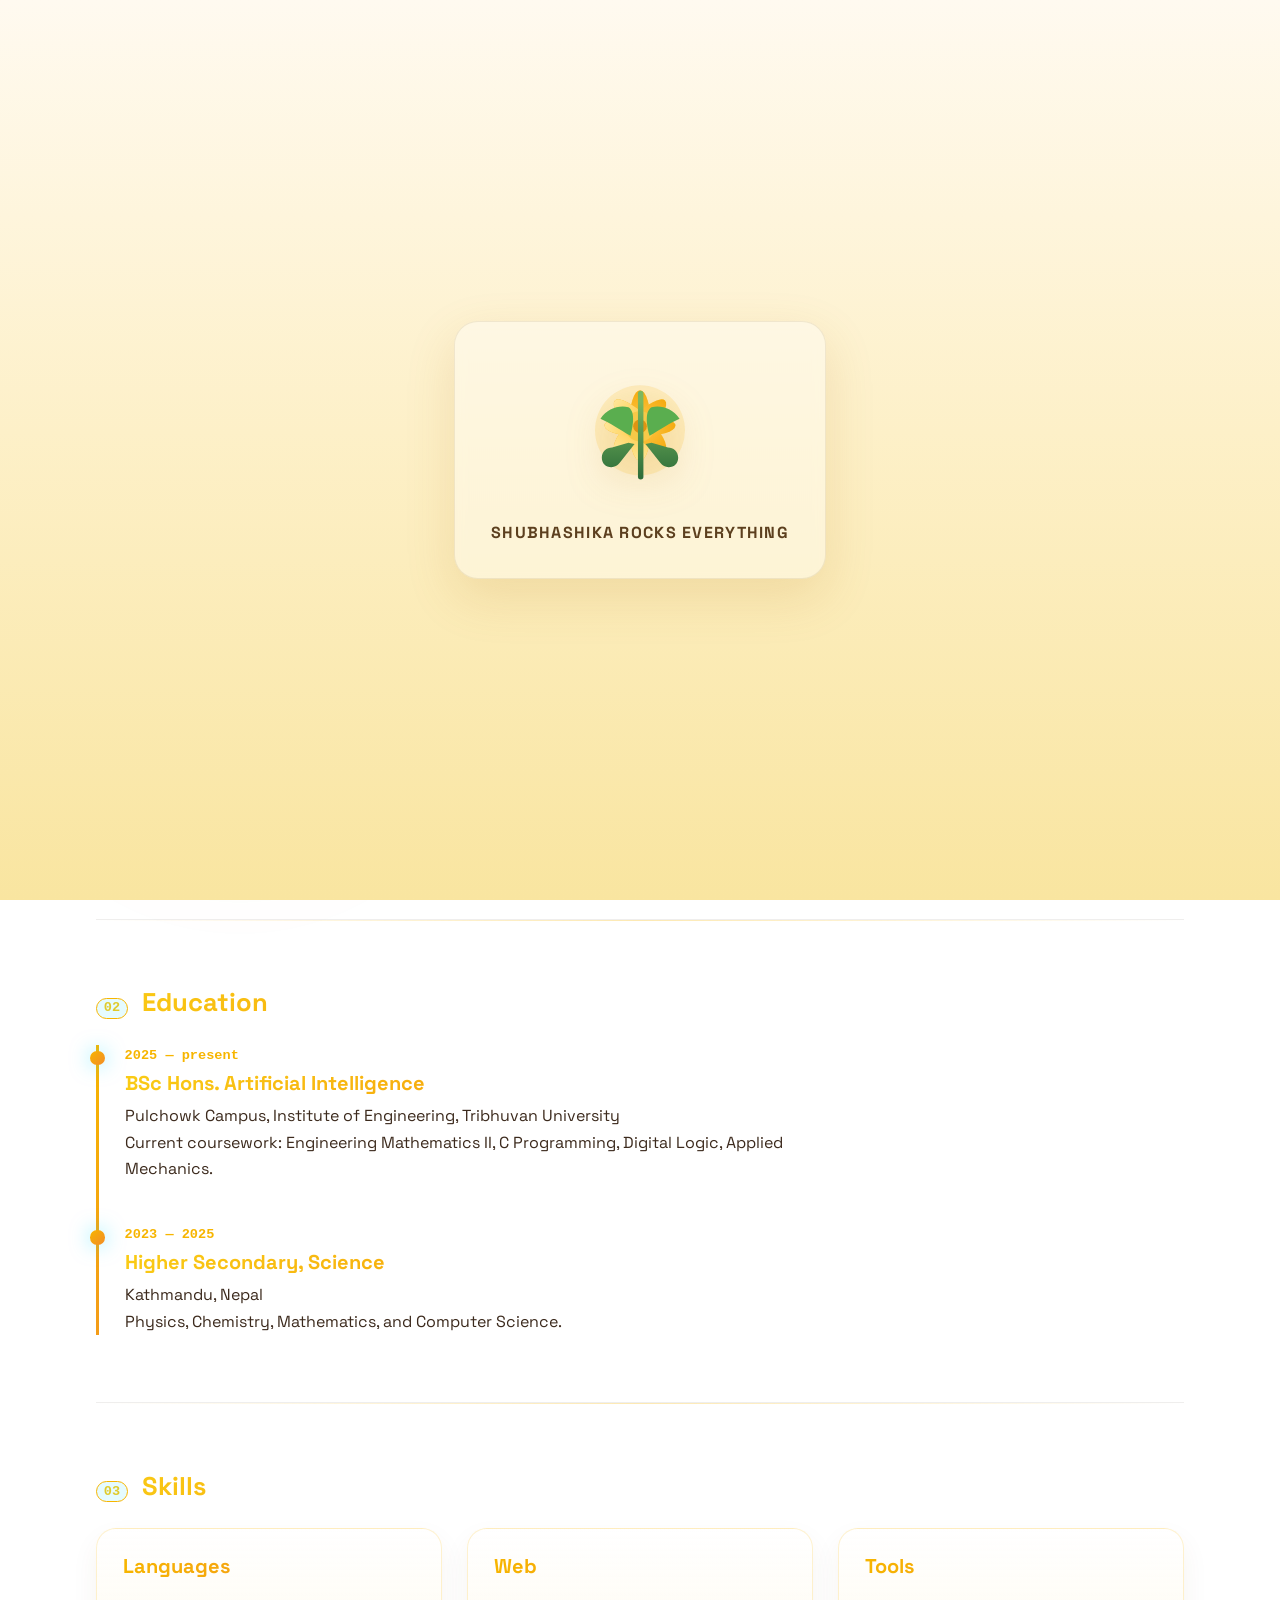
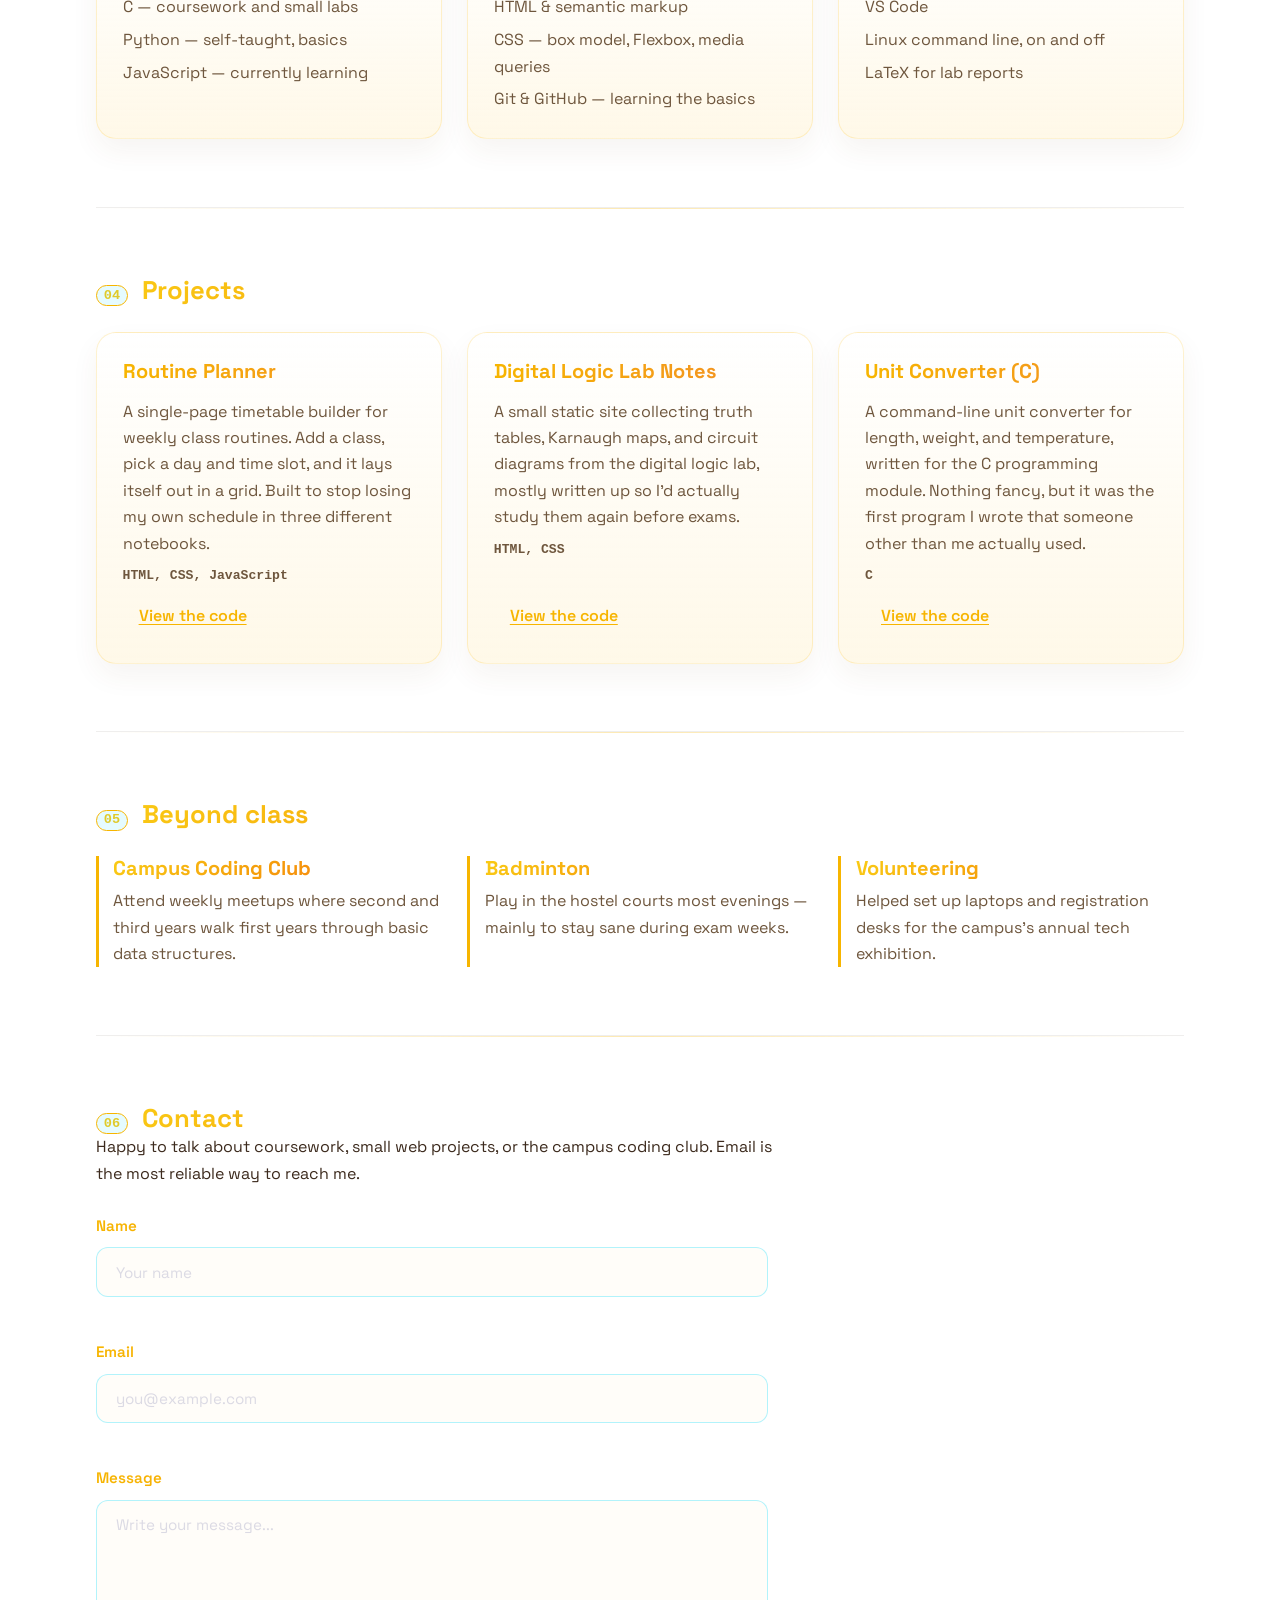
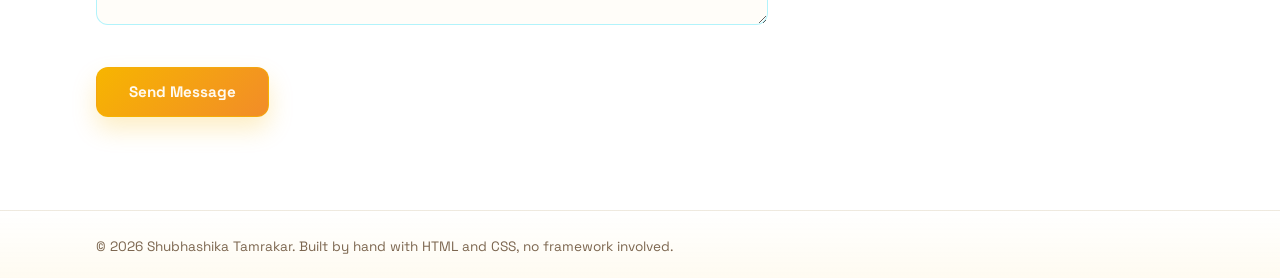
<file: index.html>
<!DOCTYPE html>
<html lang="en">
<head>
  <meta charset="UTF-8">
  <meta name="viewport" content="width=device-width, initial-scale=1">
  <title>Shubhashika Tamrakar — First-Year AI Student, Kathmandu</title>
  <meta name="description" content="Portfolio of Shubhashika Tamrakar, a first-year BSc Hons. Artificial Intelligence student at Pulchowk Campus, Kathmandu. Coursework projects, skills, and interests.">
  <meta name="author" content="Shubhashika Tamrakar">
  <meta name="robots" content="index, follow">
  <link rel="canonical" href="https://aayushkarki.example.com/">

  <!-- Open Graph -->
  <meta property="og:type" content="website">
  <meta property="og:title" content="Shubhashika Tamrakar — First-Year AI Student">
  <meta property="og:description" content="Coursework projects, skills, and interests of a first-year BSc Hons. Artificial Intelligence student at Pulchowk Campus, Kathmandu.">
  <meta property="og:url" content="https://aayushkarki.example.com/">
  <meta property="og:locale" content="en_US">

  <!-- Twitter -->
  <meta name="twitter:card" content="summary">
  <meta name="twitter:title" content="Shubhashika Tamrakar — First-Year AI Student">
  <meta name="twitter:description" content="Coursework projects, skills, and interests of a first-year BSc Hons. Artificial Intelligence student at Pulchowk Campus, Kathmandu.">

  <link rel="icon" href="data:image/svg+xml,%3Csvg xmlns='http://www.w3.org/2000/svg' viewBox='0 0 64 64'%3E%3Crect width='64' height='64' rx='10' fill='%231C2541'/%3E%3Ctext x='32' y='42' font-family='Georgia,serif' font-size='28' fill='%23C98A2E' text-anchor='middle'%3EST%3C/text%3E%3C/svg%3E">

  <link rel="stylesheet" href="style.css">

  <script type="application/ld+json">
  {
    "@context": "https://schema.org",
    "@type": "Person",
    "name": "Shubhashika Tamrakar",
    "url": "https://aayushkarki.example.com/",
    "jobTitle": "Artificial Intelligence Student",
    "affiliation": {
      "@type": "CollegeOrUniversity",
      "name": "Pulchowk Campus, Institute of Engineering"
    },
    "address": {
      "@type": "PostalAddress",
      "addressLocality": "Kathmandu",
      "addressCountry": "NP"
    },
    "sameAs": [
      "https://github.com/aayushkarki",
      "https://www.linkedin.com/in/aayushkarki"
    ]
  }
  </script>
</head>
<body class="is-loading">
  <div class="loader-screen" id="loader-screen" aria-live="polite" aria-label="Loading page">
    <div class="loader-card">
      <img src="sunflower-loader.svg" alt="Sunflower loading illustration" class="sunflower-image" />
      <p class="loader-text">Shubhashika Rocks Everything</p>
    </div>
  </div>

  <a class="skip-link" href="#main">Skip to main content</a>

  <header class="site-header">
    <div class="wrap header-inner">
      <p class="brand">
        <span class="brand-mark" aria-hidden="true">ST</span>
        <span class="brand-name">Shubhashika Tamrakar</span>
      </p>

      <div class="header-actions">
        <button class="theme-toggle" type="button" aria-label="Switch to light mode" title="Switch to light mode">
          <span aria-hidden="true">🌙</span>
        </button>
        <button class="nav-toggle" type="button" aria-expanded="false" aria-controls="primary-nav">
          <span class="visually-hidden">Menu</span>
          <span class="nav-toggle__bar" aria-hidden="true"></span>
        </button>
      </div>

      <nav class="primary-nav" id="primary-nav" aria-label="Primary">
        <ul class="nav-list">
          <li><a href="#about">About</a></li>
          <li><a href="#education">Education</a></li>
          <li><a href="#skills">Skills</a></li>
          <li><a href="#projects">Projects</a></li>
          <li><a href="#activities">Activities</a></li>
          <li><a href="#contact">Contact</a></li>
        </ul>
      </nav>
    </div>
  </header>

  <main id="main">

    <section class="hero wrap" aria-labelledby="hero-heading">
      <div class="id-card">
        <p class="id-card__eyebrow">Student Record</p>
        <div class="id-card__body">
          <div class="id-card__photo" aria-hidden="true">ST</div>
          <div class="id-card__details">
            <h1 id="hero-heading">Shubhashika Tamrakar</h1>
            <dl class="id-card__meta">
              <div class="id-card__row">
                <dt>Programme</dt>
                <dd>BSc Hons. Artificial Intelligence</dd>
              </div>
              <div class="id-card__row">
                <dt>Standing</dt>
                <dd>First Year, Second Semester</dd>
              </div>
              <div class="id-card__row">
                <dt>Institute</dt>
                <dd>Pulchowk Campus, IOE</dd>
              </div>
              <div class="id-card__row">
                <dt>Based in</dt>
                <dd>Kathmandu, Nepal</dd>
              </div>
            </dl>
          </div>
        </div>
      </div>
      <p class="hero-intro">
        I'm two semesters into a computer engineering degree, still learning where the
        semicolons go. This page is where I keep track of what I'm building in and around
        class, mostly so future-me remembers what past-me was trying to do.
      </p>
    </section>

    <section id="about" class="wrap section" aria-labelledby="about-heading">
      <h2 id="about-heading"><span class="section-num" aria-hidden="true">01</span> About</h2>
      <div class="about-content">
        <div class="about-text">
          <p>
            I finished school in Kathmandu and joined the Computer Engineering programme
            because I liked that it sat halfway between wiring and writing code. So far the
            semesters have been mostly mathematics, C programming, and digital logic, with a
            digital logic lab that has taught me more about patience than about circuits.
            Outside of coursework I'm slowly teaching myself web development, one broken
            layout at a time.
          </p>
          <p>
            This site itself is a class-adjacent project: hand-written HTML and CSS, no
            framework, no build step, just to see how far plain markup can go.
          </p>
        </div>
        <img
          class="about-photo"
          src="Shubhashika.png"
          alt="Portrait of Shubhashika Tamrakar"
          width="420"
          height="420"
          loading="lazy">
      </div>
    </section>

    <section id="education" class="wrap section" aria-labelledby="education-heading">
      <h2 id="education-heading"><span class="section-num" aria-hidden="true">02</span> Education</h2>
      <ol class="timeline">
        <li class="timeline__item">
          <p class="timeline__date">2025 — present</p>
          <h3>BSc Hons. Artificial Intelligence</h3>
          <p>Pulchowk Campus, Institute of Engineering, Tribhuvan University</p>
          <p>Current coursework: Engineering Mathematics II, C Programming, Digital Logic, Applied Mechanics.</p>
        </li>
        <li class="timeline__item">
          <p class="timeline__date">2023 — 2025</p>
          <h3>Higher Secondary, Science</h3>
          <p>Kathmandu, Nepal</p>
          <p>Physics, Chemistry, Mathematics, and Computer Science.</p>
        </li>
      </ol>
    </section>

    <section id="skills" class="wrap section" aria-labelledby="skills-heading">
      <h2 id="skills-heading"><span class="section-num" aria-hidden="true">03</span> Skills</h2>
      <div class="card-grid">
        <article class="skill-card">
          <h3>Languages</h3>
          <ul>
            <li>C — coursework and small labs</li>
            <li>Python — self-taught, basics</li>
            <li>JavaScript — currently learning</li>
          </ul>
        </article>
        <article class="skill-card">
          <h3>Web</h3>
          <ul>
            <li>HTML &amp; semantic markup</li>
            <li>CSS — box model, Flexbox, media queries</li>
            <li>Git &amp; GitHub — learning the basics</li>
          </ul>
        </article>
        <article class="skill-card">
          <h3>Tools</h3>
          <ul>
            <li>VS Code</li>
            <li>Linux command line, on and off</li>
            <li>LaTeX for lab reports</li>
          </ul>
        </article>
      </div>
    </section>

    <section id="projects" class="wrap section" aria-labelledby="projects-heading">
      <h2 id="projects-heading"><span class="section-num" aria-hidden="true">04</span> Projects</h2>
      <div class="card-grid">
        <article class="project-card">
          <h3>Routine Planner</h3>
          <p>
            A single-page timetable builder for weekly class routines. Add a class, pick a
            day and time slot, and it lays itself out in a grid. Built to stop losing my
            own schedule in three different notebooks.
          </p>
          <p class="project-stack">HTML, CSS, JavaScript</p>
          <a href="https://github.com/aayushkarki/routine-planner">View the code</a>
        </article>
        <article class="project-card">
          <h3>Digital Logic Lab Notes</h3>
          <p>
            A small static site collecting truth tables, Karnaugh maps, and circuit
            diagrams from the digital logic lab, mostly written up so I'd actually study
            them again before exams.
          </p>
          <p class="project-stack">HTML, CSS</p>
          <a href="https://github.com/aayushkarki/logic-lab-notes">View the code</a>
        </article>
        <article class="project-card">
          <h3>Unit Converter (C)</h3>
          <p>
            A command-line unit converter for length, weight, and temperature, written for
            the C programming module. Nothing fancy, but it was the first program I wrote
            that someone other than me actually used.
          </p>
          <p class="project-stack">C</p>
          <a href="https://github.com/aayushkarki/unit-converter-c">View the code</a>
        </article>
      </div>
    </section>

    <section id="activities" class="wrap section" aria-labelledby="activities-heading">
      <h2 id="activities-heading"><span class="section-num" aria-hidden="true">05</span> Beyond class</h2>
      <ul class="activity-list">
        <li>
          <h3>Campus Coding Club</h3>
          <p>Attend weekly meetups where second and third years walk first years through basic data structures.</p>
        </li>
        <li>
          <h3>Badminton</h3>
          <p>Play in the hostel courts most evenings — mainly to stay sane during exam weeks.</p>
        </li>
        <li>
          <h3>Volunteering</h3>
          <p>Helped set up laptops and registration desks for the campus's annual tech exhibition.</p>
        </li>
      </ul>
    </section>

    <section id="contact" class="wrap section" aria-labelledby="contact-heading">
      <h2 id="contact-heading"><span class="section-num" aria-hidden="true">06</span> Contact</h2>
      <p>
        Happy to talk about coursework, small web projects, or the campus coding club.
        Email is the most reliable way to reach me.
      </p>
      
      <form id="contact-form" class="contact-form" novalidate>
        <div class="form-group">
          <label for="contact-name">Name</label>
          <input id="contact-name" type="text" name="name" required autocomplete="name" placeholder="Your name">
        </div>

        <div class="form-group">
          <label for="contact-email">Email</label>
          <input id="contact-email" type="email" name="email" required autocomplete="email" placeholder="you@example.com">
        </div>

        <div class="form-group">
          <label for="contact-message">Message</label>
          <textarea id="contact-message" name="message" rows="5" required minlength="10" placeholder="Write your message..."></textarea>
        </div>

        <button type="submit" class="contact-submit">Send Message</button>
        <p id="contact-status" role="status" aria-live="polite"></p>
      </form>
    </section>

  </main>

  <footer class="site-footer">
  <div class="wrap footer-inner">
    <p>&copy; 2026 Shubhashika Tamrakar. Built by hand with HTML and CSS, no framework involved.</p>
  </div>
</footer>

<script src="app.js" defer></script>

</body>
</html>
</file>
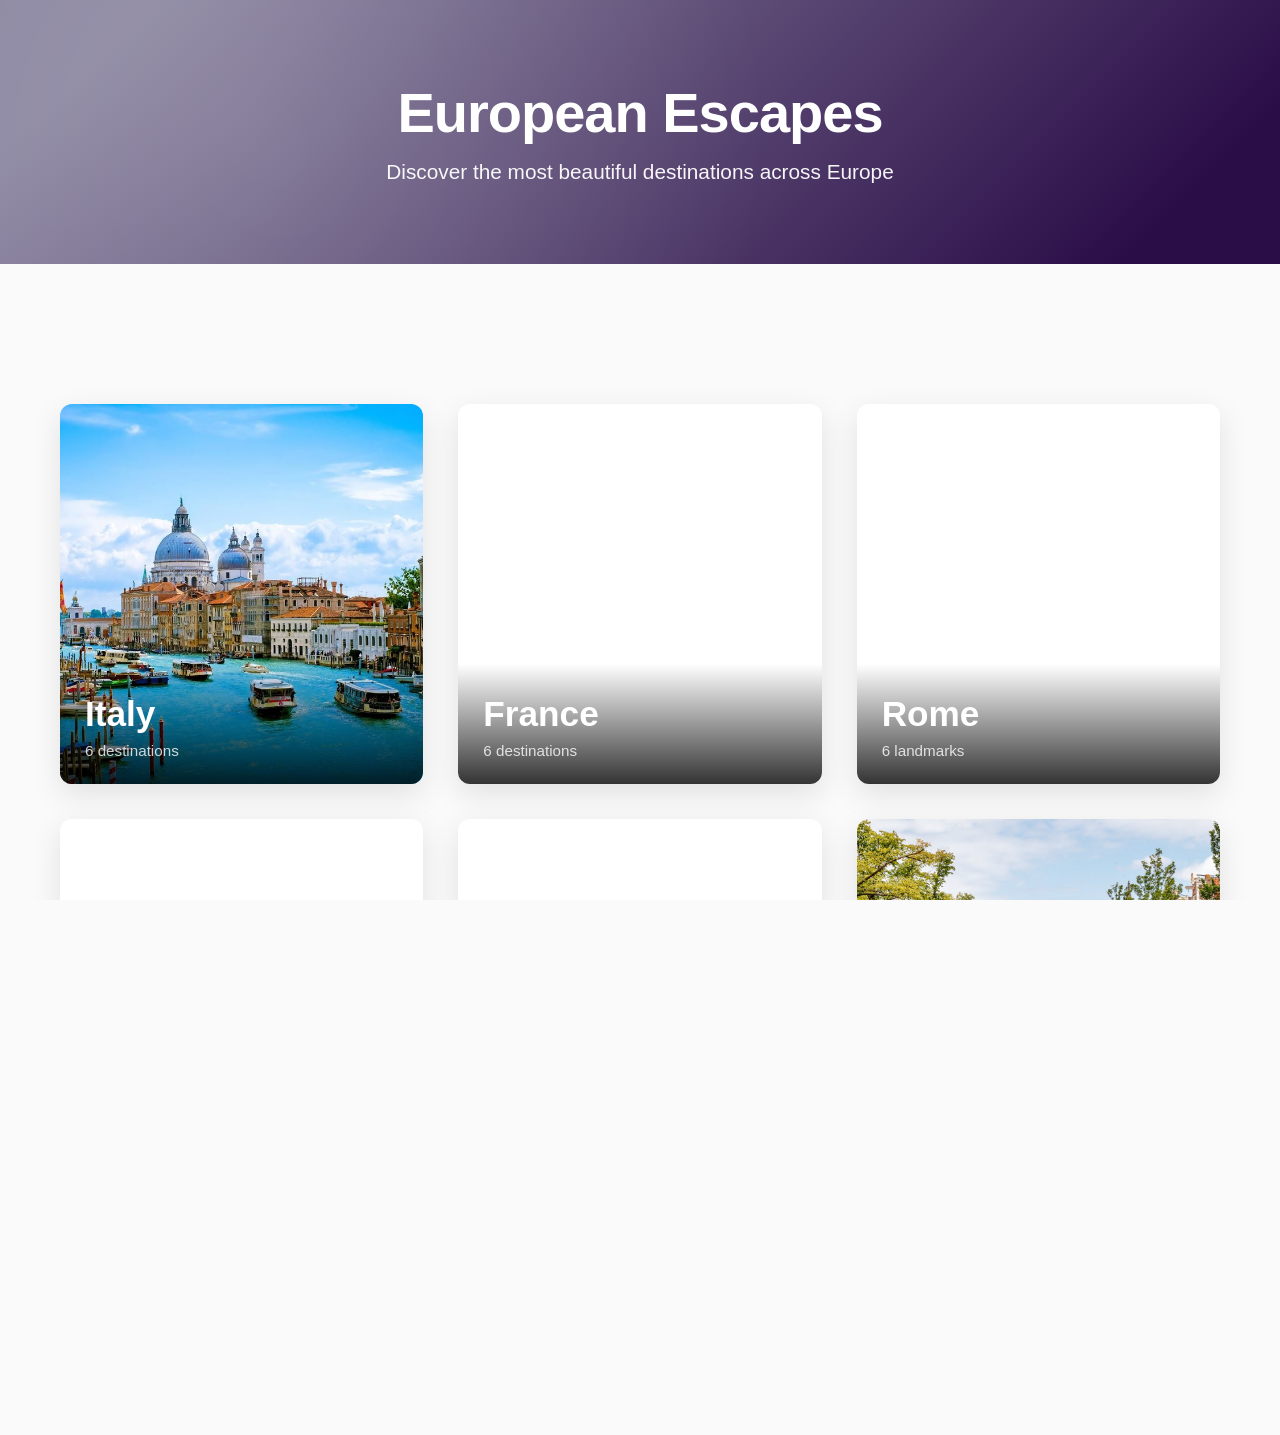
<file: european_gallery/index.html>
<!DOCTYPE html>
<html lang="en">
<head>
    <meta charset="UTF-8">
    <meta name="viewport" content="width=device-width, initial-scale=1.0">
    <title>European Escapes - Vacation Destinations Gallery</title>
    <style>
        * {
            margin: 0;
            padding: 0;
            box-sizing: border-box;
        }

        html, body {
            height: 100%;
            width: 100%;
            overflow-x: hidden;
        }

        body {
            font-family: 'Segoe UI', Tahoma, Geneva, Verdana, sans-serif;
            background: #fafafa;
            color: #333;
        }

        header {
            background: linear-gradient(135deg, #8d88a2 10%, #2a0c47 90%);
            color: white;
            padding: 80px 40px;
            text-align: center;
            position: relative;
            overflow: hidden;
        }

        header::before {
            content: '';
            position: absolute;
            top: 0;
            left: 0;
            right: 0;
            bottom: 0;
            background: radial-gradient(circle at 20% 50%, rgba(255,255,255,0.1) 0%, transparent 50%);
            pointer-events: none;
        }

        header h1 {
            font-size: 3.5rem;
            font-weight: 700;
            margin-bottom: 15px;
            letter-spacing: -1px;
            position: relative;
            z-index: 1;
        }

        header p {
            font-size: 1.3rem;
            font-weight: 300;
            opacity: 0.95;
            position: relative;
            z-index: 1;
        }

        .container {
            max-width: 1200px;
            margin: 0 auto;
            padding: 0 20px;
        }

        .view {
            display: none;
            animation: fadeIn 0.6s ease-out;
        }

        .view.active {
            display: block;
        }

        @keyframes fadeIn {
            from {
                opacity: 0;
                transform: translateY(20px);
            }
            to {
                opacity: 1;
                transform: translateY(0);
            }
        }

        .countries-section {
            padding: 80px 40px 100px;
        }

        .countries-grid {
            display: grid;
            grid-template-columns: repeat(auto-fit, minmax(280px, 1fr));
            gap: 35px;
            margin-top: 60px;
        }

        .country-card {
            background: white;
            border-radius: 12px;
            overflow: hidden;
            cursor: pointer;
            transition: all 0.4s cubic-bezier(0.34, 1.56, 0.64, 1);
            box-shadow: 0 10px 30px rgba(0, 0, 0, 0.1);
            position: relative;
            height: 380px;
            display: flex;
            flex-direction: column;
            justify-content: flex-end;
        }

        .country-card:hover {
            transform: translateY(-15px);
            box-shadow: 0 25px 50px rgba(0, 0, 0, 0.15);
        }

        .country-card::before {
            content: '';
            position: absolute;
            top: 0;
            left: 0;
            right: 0;
            bottom: 0;
            background-size: cover;
            background-position: center;
            z-index: 1;
            transition: transform 0.6s ease;
        }

        .country-card:hover::before {
            transform: scale(1.08);
        }

        .country-card.italy::before {
            background-image: url('images/italy.jpeg');
        }

        .country-card.france::before {
            background-image: url('https://c.pxhere.com/photos/73/07/france_paris_eiffel_tower_places_of_interest_fountain_park-635869.jpg!d');
        }

        .country-card.rome::before {
            background-image: url('https://media.bookmundi.com/tour/rome-to-venice-italian-wonders-journey-5-days-1293422-1771394578.jpg?format=auto&quality=60&width=960');
        }

        .country-card.switzerland::before {
            background-image: url('https://cdn-images-1.readmedium.com/v2/resize:fit:800/0*o0FbPY_-LQ1n917r');
        }

        .country-card.germany::before {
            background-image: url('https://leger.imgix.net/Destinations/Germany_D9/Neuschwanstein_P1542/Neuschwansteincastle_P1956/neuschwanstein-castle-1711.jpg?auto=format&fm=pjpg&q=35&w=600');
        }

        .country-card.netherlands::before {
            background-image: url('images/amsterdam_real.jpg');
        }

        .country-info {
            position: relative;
            z-index: 2;
            background: linear-gradient(to top, rgba(0,0,0,0.8), transparent);
            padding: 30px 25px 25px;
            min-height: 100px;
        }

        .country-card h2 {
            font-size: 2.2rem;
            color: white;
            margin-bottom: 8px;
            font-weight: 600;
        }

        .country-card .place-count {
            color: rgba(255,255,255,0.8);
            font-size: 0.95rem;
            font-weight: 300;
        }

        .gallery-section {
            padding: 60px 40px;
        }

        .gallery-header {
            display: flex;
            align-items: center;
            margin-bottom: 50px;
            gap: 20px;
        }

        .back-btn {
            background: white;
            border: 2px solid #667eea;
            color: #667eea;
            padding: 12px 25px;
            border-radius: 8px;
            cursor: pointer;
            font-size: 1rem;
            font-weight: 600;
            transition: all 0.3s ease;
            display: inline-flex;
            align-items: center;
            gap: 8px;
        }

        .back-btn:hover {
            background: #667eea;
            color: white;
            transform: translateX(-5px);
        }

        .gallery-title {
            font-size: 2.8rem;
            color: #333;
            font-weight: 700;
        }

        .places-gallery {
            display: grid;
            grid-template-columns: repeat(auto-fill, minmax(260px, 1fr));
            gap: 28px;
            margin-top: 40px;
        }

        .place-card {
            background: white;
            border-radius: 10px;
            overflow: hidden;
            box-shadow: 0 8px 25px rgba(0, 0, 0, 0.1);
            transition: all 0.4s cubic-bezier(0.34, 1.56, 0.64, 1);
            cursor: pointer;
            position: relative;
        }

        .place-card:hover {
            transform: translateY(-12px);
            box-shadow: 0 20px 40px rgba(0, 0, 0, 0.15);
        }

        .place-image {
            width: 100%;
            height: 280px;
            background: linear-gradient(135deg, #667eea, #764ba2);
            display: flex;
            align-items: center;
            justify-content: center;
            font-size: 4rem;
            position: relative;
            overflow: hidden;
            color: white;
            background-size: cover;
            background-position: center;
        }

        .place-image::before {
            content: '';
            position: absolute;
            inset: 0;
            background: radial-gradient(circle at 30% 30%, rgba(255,255,255,0.2), transparent);
            pointer-events: none;
        }

        .place-details {
            padding: 22px;
            background: white;
        }

        .place-name {
            font-size: 1.3rem;
            font-weight: 600;
            color: #333;
            margin-bottom: 6px;
        }

        .place-description {
            font-size: 0.9rem;
            color: #666;
            line-height: 1.5;
        }

        @media (max-width: 768px) {
            header h1 {
                font-size: 2.5rem;
            }

            header p {
                font-size: 1.1rem;
            }

            .countries-grid {
                grid-template-columns: 1fr;
                gap: 25px;
            }

            .country-card {
                height: 300px;
            }

            .places-gallery {
                grid-template-columns: repeat(auto-fill, minmax(200px, 1fr));
                gap: 20px;
            }

            .place-image {
                height: 220px;
                font-size: 3rem;
            }

            .gallery-title {
                font-size: 2rem;
            }
        }

        footer {
            background: #333;
            color: white;
            text-align: center;
            padding: 30px 20px;
            margin-top: 60px;
            font-size: 0.9rem;
        }
    </style>
</head>
<body>
    <header>
        <h1>European Escapes</h1>
        <p>Discover the most beautiful destinations across Europe</p>
    </header>

    <div class="view active" id="countriesView">
        <section class="countries-section">
            <div class="container">
                <div class="countries-grid">
                    <div class="country-card italy" onclick="showGallery('italy')">
                        <div class="country-info">
                            <h2>Italy</h2>
                            <div class="place-count">6 destinations</div>
                        </div>
                    </div>

                    <div class="country-card france" onclick="showGallery('france')">
                        <div class="country-info">
                            <h2>France</h2>
                            <div class="place-count">6 destinations</div>
                        </div>
                    </div>

                    <div class="country-card rome" onclick="showGallery('rome')">
                        <div class="country-info">
                            <h2>Rome</h2>
                            <div class="place-count">6 landmarks</div>
                        </div>
                    </div>

                    <div class="country-card switzerland" onclick="showGallery('switzerland')">
                        <div class="country-info">
                            <h2>Switzerland</h2>
                            <div class="place-count">6 destinations</div>
                        </div>
                    </div>

                    <div class="country-card germany" onclick="showGallery('germany')">
                        <div class="country-info">
                            <h2>Germany</h2>
                            <div class="place-count">6 destinations</div>
                        </div>
                    </div>

                    <div class="country-card netherlands" onclick="showGallery('netherlands')">
                        <div class="country-info">
                            <h2>Netherlands</h2>
                            <div class="place-count">6 destinations</div>
                        </div>
                    </div>
                </div>
            </div>
        </section>
    </div>

    <div class="view" id="galleryView">
        <section class="gallery-section">
            <div class="container">
                <div class="gallery-header">
                    <button class="back-btn" onclick="backToCountries()">
                        <span>←</span> Back
                    </button>
                    <h1 class="gallery-title" id="galleryCountry"></h1>
                </div>
                <div class="places-gallery" id="placesContainer"></div>
            </div>
        </section>
    </div>

    <footer>
        <p>&copy; 2024 European Escapes Gallery. Discover your next adventure across Europe.</p>
    </footer>

    <script>
        const destinations = {
            italy: {
                name: 'Italy',
                places: [
                    {
                        name: 'Venice',
                        description: 'The City of Canals with romantic gondola rides',
                        image: 'images/venice.svg'
                    },
                    {
                        name: 'Florence',
                        description: 'Renaissance art and historic architecture',
                        image: 'images/florence.svg'
                    },
                    {
                        name: 'Amalfi Coast',
                        description: 'Dramatic cliffs and picturesque villages',
                        image: 'images/amalfi.svg'
                    },
                    {
                        name: 'Milan',
                        description: 'Fashion capital with stunning cathedral',
                        image: 'images/milan.svg'
                    },
                    {
                        name: 'Lake Como',
                        description: 'Alpine lake surrounded by mountains',
                        image: 'images/lake_como.svg'
                    },
                    {
                        name: 'Cinque Terre',
                        description: 'Five colorful villages perched on cliffs',
                        image: 'images/cinque_terre.svg'
                    }
                ]
            },
            france: {
                name: 'France',
                places: [
                    {
                        name: 'Paris',
                        description: 'The City of Light with iconic landmarks',
                        image: 'https://c.pxhere.com/photos/73/07/france_paris_eiffel_tower_places_of_interest_fountain_park-635869.jpg!d'
                    },
                    {
                        name: 'Provence',
                        description: 'Lavender fields and charming villages',
                        image: 'https://c.pxhere.com/photos/73/07/france_paris_eiffel_tower_places_of_interest_fountain_park-635869.jpg!d'
                    },
                    {
                        name: 'Côte d\'Azur',
                        description: 'French Riviera with glamorous beaches',
                        image: 'https://c.pxhere.com/photos/73/07/france_paris_eiffel_tower_places_of_interest_fountain_park-635869.jpg!d'
                    },
                    {
                        name: 'Mont-Saint-Michel',
                        description: 'Medieval island fortress in Normandy',
                        image: 'https://c.pxhere.com/photos/73/07/france_paris_eiffel_tower_places_of_interest_fountain_park-635869.jpg!d'
                    },
                    {
                        name: 'Loire Valley',
                        description: 'Historic châteaux and wine country',
                        image: 'https://c.pxhere.com/photos/73/07/france_paris_eiffel_tower_places_of_interest_fountain_park-635869.jpg!d'
                    },
                    {
                        name: 'Versailles',
                        description: 'Magnificent palace and gardens',
                        image: 'https://xyuandbeyond.com/wp-content/uploads/2024/01/Versailles-day-trip-from-Paris.jpg'
                    }
                ]
            },
            rome: {
                name: 'Rome',
                places: [
                    {
                        name: 'Colosseum',
                        description: 'Ancient amphitheater icon of Rome',
                        image: 'images/colosseum.svg'
                    },
                    {
                        name: 'Vatican City',
                        description: 'Home of the Pope and St. Peter\'s Basilica',
                        image: 'images/vatican.svg'
                    },
                    {
                        name: 'Roman Forum',
                        description: 'Ancient marketplace and political center',
                        image: 'images/roman_forum.svg'
                    },
                    {
                        name: 'Trevi Fountain',
                        description: 'Baroque masterpiece and wishing well',
                        image: 'images/trevi_fountain.svg'
                    },
                    {
                        name: 'Pantheon',
                        description: 'Ancient temple with stunning dome',
                        image: 'images/pantheon.svg'
                    },
                    {
                        name: 'Spanish Steps',
                        description: 'Historic staircase and meeting place',
                        image: 'images/spanish_steps.svg'
                    }
                ]
            },
            switzerland: {
                name: 'Switzerland',
                places: [
                    {
                        name: 'Zermatt',
                        description: 'Car-free village at the foot of Matterhorn',
                        image: 'https://cdn-images-1.readmedium.com/v2/resize:fit:800/0*o0FbPY_-LQ1n917r'
                    },
                    {
                        name: 'Interlaken',
                        description: 'Adventure capital between two lakes',
                        image: 'https://cdn-images-1.readmedium.com/v2/resize:fit:800/0*o0FbPY_-LQ1n917r'
                    },
                    {
                        name: 'Lucerne',
                        description: 'Medieval town with picturesque bridges',
                        image: 'https://cdn-images-1.readmedium.com/v2/resize:fit:800/0*o0FbPY_-LQ1n917r'
                    },
                    {
                        name: 'Jungfrau Region',
                        description: 'Top of Europe with stunning views',
                        image: 'https://cdn-images-1.readmedium.com/v2/resize:fit:800/0*o0FbPY_-LQ1n917r'
                    },
                    {
                        name: 'Zurich',
                        description: 'Modern city with Old Town charm',
                        image: 'https://cdn-images-1.readmedium.com/v2/resize:fit:800/0*o0FbPY_-LQ1n917r'
                    },
                    {
                        name: 'Swiss Alps',
                        description: 'Pristine mountains and alpine villages',
                        image: 'https://cdn-images-1.readmedium.com/v2/resize:fit:800/0*o0FbPY_-LQ1n917r'
                    }
                ]
            },
            germany: {
                name: 'Germany',
                places: [
                    { name: 'Neuschwanstein Castle', description: 'Fairytale castle in Bavaria', image: 'https://leger.imgix.net/Destinations/Germany_D9/Neuschwanstein_P1542/Neuschwansteincastle_P1956/neuschwanstein-castle-1711.jpg?auto=format&fm=pjpg&q=35&w=600' },
                    { name: 'Berlin', description: 'Historic capital and Brandenburg Gate', image: 'https://leger.imgix.net/Destinations/Germany_D9/Neuschwanstein_P1542/Neuschwansteincastle_P1956/neuschwanstein-castle-1711.jpg?auto=format&fm=pjpg&q=35&w=600' },
                    { name: 'Hamburg', description: 'Maritime city on the Elbe', image: 'https://images.welt.de/67db01256f1fb2217852127b/93b53d6b74ab0db98b82997f381c395e/ci23x11-w1200/panorama-aerial-view-of-the-harbor-st-michaels-church-german-st-michaels' },
                    { name: 'Munich', description: 'Bavarian city and Marienplatz', image: 'https://leger.imgix.net/Destinations/Germany_D9/Neuschwanstein_P1542/Neuschwansteincastle_P1956/neuschwanstein-castle-1711.jpg?auto=format&fm=pjpg&q=35&w=600' },
                    { name: 'Rhine Valley', description: 'Scenic river valley and castles', image: 'https://images.welt.de/67db01256f1fb2217852127b/93b53d6b74ab0db98b82997f381c395e/ci23x11-w1200/panorama-aerial-view-of-the-harbor-st-michaels-church-german-st-michaels' },
                    { name: 'Black Forest', description: 'Wooded mountains and villages', image: 'https://leger.imgix.net/Destinations/Germany_D9/Neuschwanstein_P1542/Neuschwansteincastle_P1956/neuschwanstein-castle-1711.jpg?auto=format&fm=pjpg&q=35&w=600' }
                ]
            },
            netherlands: {
                name: 'Netherlands',
                places: [
                    { name: 'Amsterdam', description: 'Historic canals and canal houses', image: 'images/amsterdam_real.jpg' },
                    { name: 'Rijksmuseum', description: 'World-famous art museum in Amsterdam', image: 'images/amsterdam_real.jpg' },
                    { name: 'Keukenhof', description: 'Famous Dutch flower gardens', image: 'images/amsterdam_real.jpg' },
                    { name: 'Zaanse Schans', description: 'Traditional windmills and Dutch houses', image: 'images/amsterdam_real.jpg' },
                    { name: 'Rotterdam', description: 'Modern architecture and waterfront', image: 'images/amsterdam_real.jpg' },
                    { name: 'Utrecht', description: 'Historic centre with canals and wharves', image: 'images/amsterdam_real.jpg' }
                ]
            }
        };

        function showGallery(country) {
            const data = destinations[country];
            document.getElementById('countriesView').classList.remove('active');
            document.getElementById('galleryView').classList.add('active');
            document.getElementById('galleryCountry').textContent = data.name;

            const container = document.getElementById('placesContainer');
            container.innerHTML = data.places.map(place => `
                <div class="place-card">
                    <div class="place-image" style="background-image: url('${place.image}');"></div>
                    <div class="place-details">
                        <div class="place-name">${place.name}</div>
                        <div class="place-description">${place.description}</div>
                    </div>
                </div>
            `).join('');
        }

        function backToCountries() {
            document.getElementById('countriesView').classList.add('active');
            document.getElementById('galleryView').classList.remove('active');
        }
    </script>
</body>
</html>
</file>
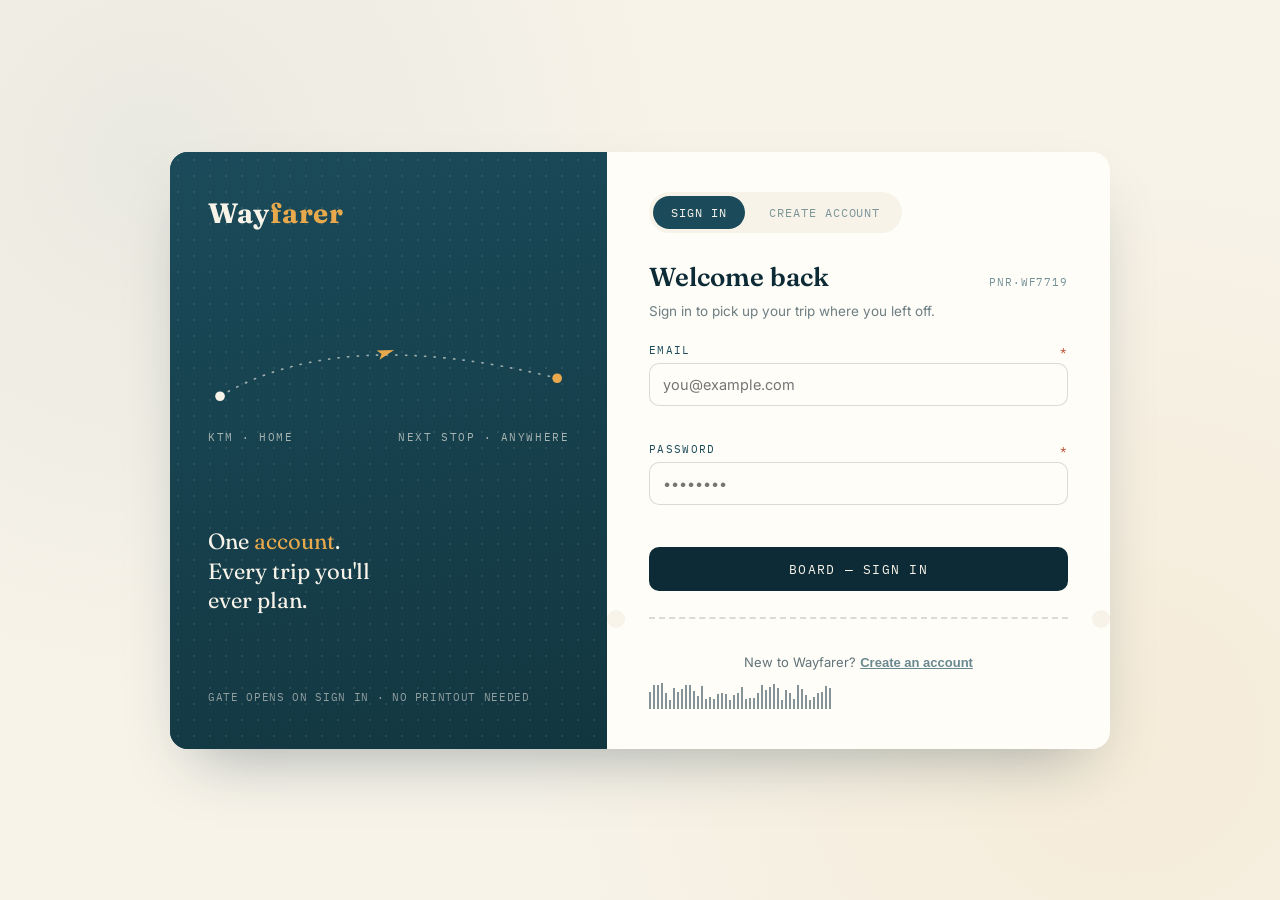
<file: vacation-planner-login.html>
<!DOCTYPE html>
<html lang="en">
<head>
<meta charset="UTF-8">
<meta name="viewport" content="width=device-width, initial-scale=1.0">
<title>Wayfarer — Sign in</title>
<link rel="preconnect" href="https://fonts.googleapis.com">
<link href="https://fonts.googleapis.com/css2?family=Fraunces:opsz,wght@9..144,400;9..144,600;9..144,700&family=IBM+Plex+Mono:wght@400;500;600&family=Inter:wght@400;500;600&display=swap" rel="stylesheet">
<style>
  :root{
    --ink:#0D2B36;
    --teal:#1B4B5A;
    --teal-dark:#123640;
    --amber:#E8A94C;
    --sand:#F7F3E9;
    --paper:#FFFDF8;
    --coral:#C2472D;
    --line: rgba(13,43,54,0.16);
  }

  *{box-sizing:border-box;}
  html,body{margin:0;padding:0;}
  body{
    min-height:100vh;
    background:var(--sand);
    background-image:
      radial-gradient(circle at 12% 18%, rgba(27,75,90,0.06) 0, transparent 40%),
      radial-gradient(circle at 88% 82%, rgba(232,169,76,0.10) 0, transparent 45%);
    font-family:'Inter', sans-serif;
    color:var(--ink);
    display:flex;
    align-items:center;
    justify-content:center;
    padding:32px 16px;
  }

  .stage{
    width:100%;
    max-width:940px;
    display:grid;
    grid-template-columns:1fr 1.15fr;
    background:var(--paper);
    border-radius:18px;
    box-shadow:0 30px 60px -25px rgba(13,43,54,0.35);
    overflow:hidden;
    opacity:0;
    transform:translateY(14px);
    animation:rise .6s cubic-bezier(.2,.7,.3,1) forwards;
  }
  @keyframes rise{to{opacity:1;transform:translateY(0);}}

  @media (max-width:760px){
    .stage{grid-template-columns:1fr;}
  }

  /* ---------- LEFT: route panel ---------- */
  .route{
    background:var(--teal);
    background-image:linear-gradient(165deg, var(--teal) 0%, var(--teal-dark) 100%);
    color:var(--sand);
    padding:44px 38px;
    position:relative;
    display:flex;
    flex-direction:column;
    justify-content:space-between;
    overflow:hidden;
  }
  .route::before{
    content:"";
    position:absolute;
    inset:0;
    background-image:radial-gradient(circle, rgba(247,243,233,0.18) 1px, transparent 1px);
    background-size:16px 16px;
    opacity:.5;
    pointer-events:none;
  }
  .brand{
    font-family:'Fraunces', serif;
    font-size:28px;
    font-weight:700;
    letter-spacing:.02em;
    position:relative;
    z-index:1;
  }
  .brand span{color:var(--amber);}

  .route-visual{
    position:relative;
    z-index:1;
    margin:36px 0;
  }
  .route-visual svg{width:100%;height:auto;display:block;}
  .route-label{
    font-family:'IBM Plex Mono', monospace;
    font-size:11px;
    letter-spacing:.14em;
    text-transform:uppercase;
    color:rgba(247,243,233,0.65);
    display:flex;
    justify-content:space-between;
    margin-top:10px;
  }

  .route-copy{
    position:relative;
    z-index:1;
    font-family:'Fraunces', serif;
    font-size:22px;
    line-height:1.35;
    font-weight:400;
  }
  .route-copy em{
    font-style:normal;
    color:var(--amber);
  }
  .route-foot{
    position:relative;
    z-index:1;
    font-family:'IBM Plex Mono', monospace;
    font-size:11px;
    color:rgba(247,243,233,0.55);
    margin-top:28px;
    letter-spacing:.06em;
  }

  /* ---------- RIGHT: ticket stub ---------- */
  .ticket{
    padding:40px 42px;
    position:relative;
    display:flex;
    flex-direction:column;
  }

  .tabs{
    display:flex;
    gap:6px;
    background:var(--sand);
    border-radius:999px;
    padding:4px;
    margin-bottom:28px;
    width:fit-content;
  }
  .tab{
    border:none;
    background:transparent;
    font-family:'IBM Plex Mono', monospace;
    font-size:12px;
    letter-spacing:.08em;
    text-transform:uppercase;
    padding:9px 18px;
    border-radius:999px;
    cursor:pointer;
    color:var(--teal);
    opacity:.55;
    transition:all .25s ease;
  }
  .tab.active{
    background:var(--teal);
    color:var(--sand);
    opacity:1;
  }

  .ticket-head{
    display:flex;
    align-items:baseline;
    justify-content:space-between;
    margin-bottom:4px;
  }
  h1{
    font-family:'Fraunces', serif;
    font-size:26px;
    font-weight:600;
    margin:0;
  }
  .pnr{
    font-family:'IBM Plex Mono', monospace;
    font-size:11px;
    color:var(--teal);
    opacity:.6;
    letter-spacing:.08em;
  }
  .subhead{
    font-size:13.5px;
    color:var(--ink);
    opacity:.6;
    margin:6px 0 24px;
  }

  form{display:flex;flex-direction:column;gap:16px;}
  .field{display:flex;flex-direction:column;gap:6px;}
  .field label{
    font-family:'IBM Plex Mono', monospace;
    font-size:10.5px;
    letter-spacing:.12em;
    text-transform:uppercase;
    color:var(--teal);
    display:flex;
    justify-content:space-between;
  }
  .field label .req{color:var(--coral);}
  .field input{
    border:1.5px solid var(--line);
    border-radius:10px;
    padding:12px 13px;
    font-family:'Inter', sans-serif;
    font-size:14.5px;
    background:var(--paper);
    color:var(--ink);
    outline:none;
    transition:border-color .2s ease, box-shadow .2s ease;
  }
  .field input:focus{
    border-color:var(--teal);
    box-shadow:0 0 0 3px rgba(27,75,90,0.12);
  }
  .field input:focus-visible{
    outline:2px solid var(--amber);
    outline-offset:1px;
  }
  .field.error input{border-color:var(--coral);}
  .error-msg{
    font-size:12px;
    color:var(--coral);
    min-height:14px;
    font-family:'Inter', sans-serif;
  }

  .row2{display:grid;grid-template-columns:1fr 1fr;gap:14px;}
  @media (max-width:420px){.row2{grid-template-columns:1fr;}}

  .submit{
    margin-top:6px;
    border:none;
    background:var(--ink);
    color:var(--sand);
    font-family:'IBM Plex Mono', monospace;
    font-size:12.5px;
    letter-spacing:.1em;
    text-transform:uppercase;
    padding:14px 18px;
    border-radius:10px;
    cursor:pointer;
    transition:transform .15s ease, background .2s ease;
  }
  .submit:hover{background:var(--teal);}
  .submit:active{transform:scale(.98);}

  .perf{
    position:relative;
    height:1px;
    margin:26px 0 22px;
    border-top:2px dashed var(--line);
  }
  .perf::before,.perf::after{
    content:"";
    position:absolute;
    top:-9px;
    width:18px;height:18px;
    background:var(--sand);
    border-radius:50%;
  }
  .perf::before{left:-42px;}
  .perf::after{right:-42px;}

  .switch-line{
    font-size:13px;
    color:var(--ink);
    opacity:.65;
    text-align:center;
  }
  .switch-line button{
    background:none;border:none;
    color:var(--teal);
    font-weight:600;
    cursor:pointer;
    text-decoration:underline;
    font-size:13px;
    padding:0;
  }

  .barcode{
    margin-top:auto;
    padding-top:20px;
    display:flex;
    gap:2px;
    align-items:flex-end;
    height:26px;
    opacity:.5;
  }
  .barcode div{width:2px;background:var(--ink);}

  /* ---------- Toast ---------- */
  #toast-wrap{
    position:fixed;
    top:22px;
    right:22px;
    display:flex;
    flex-direction:column;
    gap:10px;
    z-index:50;
  }
  .toast{
    font-family:'Inter', sans-serif;
    background:var(--ink);
    color:var(--sand);
    padding:14px 18px;
    border-radius:12px;
    box-shadow:0 12px 30px -10px rgba(13,43,54,0.5);
    display:flex;
    gap:12px;
    align-items:flex-start;
    max-width:320px;
    transform:translateX(120%);
    animation:slide-in .45s cubic-bezier(.2,.7,.3,1) forwards;
  }
  .toast.leaving{animation:slide-out .35s ease forwards;}
  @keyframes slide-in{to{transform:translateX(0);}}
  @keyframes slide-out{to{transform:translateX(120%);opacity:0;}}
  .toast .dot{
    width:9px;height:9px;border-radius:50%;
    background:var(--amber);
    margin-top:5px;
    flex-shrink:0;
  }
  .toast strong{display:block;font-size:13.5px;margin-bottom:2px;font-family:'Fraunces', serif; font-weight:600;}
  .toast p{margin:0;font-size:12.5px;opacity:.75;line-height:1.4;}

  @media (prefers-reduced-motion: reduce){
    *{animation-duration:0.001ms !important; transition-duration:0.001ms !important;}
  }
</style>
</head>
<body>

<div id="toast-wrap"></div>

<div class="stage">

  <!-- LEFT PANEL -->
  <div class="route">
    <div class="brand">Way<span>farer</span></div>

    <div class="route-visual">
      <svg viewBox="0 0 300 90" fill="none">
        <path d="M10 70 Q 110 10 290 55" stroke="#F7F3E9" stroke-width="1.4" stroke-dasharray="1 7" stroke-linecap="round" opacity="0.6"/>
        <circle cx="10" cy="70" r="4" fill="#F7F3E9"/>
        <circle cx="290" cy="55" r="4" fill="#E8A94C"/>
        <g transform="translate(140,32) rotate(-18)">
          <path d="M0 0 L14 4 L0 8 L3 4 Z" fill="#E8A94C"/>
        </g>
      </svg>
      <div class="route-label"><span>KTM · HOME</span><span>NEXT STOP · ANYWHERE</span></div>
    </div>

    <div class="route-copy">One <em>account</em>.<br>Every trip you'll<br>ever plan.</div>

    <div class="route-foot">GATE OPENS ON SIGN IN · NO PRINTOUT NEEDED</div>
  </div>

  <!-- RIGHT PANEL -->
  <div class="ticket">

    <div class="tabs">
      <button class="tab active" id="tab-login" type="button">Sign in</button>
      <button class="tab" id="tab-signup" type="button">Create account</button>
    </div>

    <div class="ticket-head">
      <h1 id="form-title">Welcome back</h1>
      <span class="pnr" id="pnr">PNR·WF7719</span>
    </div>
    <p class="subhead" id="form-sub">Sign in to pick up your trip where you left off.</p>

    <!-- LOGIN FORM -->
    <form id="login-form" novalidate>
      <div class="field" id="li-email-wrap">
        <label>Email <span class="req">*</span></label>
        <input type="text" id="li-email" placeholder="you@example.com" autocomplete="email">
        <div class="error-msg" id="li-email-err"></div>
      </div>
      <div class="field" id="li-pass-wrap">
        <label>Password <span class="req">*</span></label>
        <input type="password" id="li-pass" placeholder="••••••••" autocomplete="current-password">
        <div class="error-msg" id="li-pass-err"></div>
      </div>
      <button type="submit" class="submit">Board — sign in</button>
    </form>

    <!-- SIGNUP FORM -->
    <form id="signup-form" novalidate style="display:none;">
      <div class="field" id="su-name-wrap">
        <label>Full name <span class="req">*</span></label>
        <input type="text" id="su-name" placeholder="Jamie Rivera" autocomplete="name">
        <div class="error-msg" id="su-name-err"></div>
      </div>
      <div class="row2">
        <div class="field" id="su-email-wrap">
          <label>Email <span class="req">*</span></label>
          <input type="text" id="su-email" placeholder="you@example.com" autocomplete="email">
          <div class="error-msg" id="su-email-err"></div>
        </div>
        <div class="field" id="su-phone-wrap">
          <label>Phone <span class="req">*</span></label>
          <input type="tel" id="su-phone" placeholder="+977 98XXXXXXXX" autocomplete="tel">
          <div class="error-msg" id="su-phone-err"></div>
        </div>
      </div>
      <div class="field" id="su-pass-wrap">
        <label>Password <span class="req">*</span></label>
        <input type="password" id="su-pass" placeholder="At least 8 characters" autocomplete="new-password">
        <div class="error-msg" id="su-pass-err"></div>
      </div>
      <button type="submit" class="submit">Issue my ticket — create account</button>
    </form>

    <div class="perf"></div>
    <p class="switch-line" id="switch-line">
      New to Wayfarer? <button type="button" id="go-signup">Create an account</button>
    </p>

    <div class="barcode" id="barcode"></div>
  </div>

</div>

<script>
  // ---- in-memory "database" (session only, no backend) ----
  const accounts = [];

  // ---- barcode decoration ----
  const barcode = document.getElementById('barcode');
  for(let i=0;i<46;i++){
    const bar = document.createElement('div');
    const h = 8 + Math.random()*18;
    bar.style.height = h+'px';
    barcode.appendChild(bar);
  }

  // ---- tab switching ----
  const tabLogin = document.getElementById('tab-login');
  const tabSignup = document.getElementById('tab-signup');
  const loginForm = document.getElementById('login-form');
  const signupForm = document.getElementById('signup-form');
  const title = document.getElementById('form-title');
  const sub = document.getElementById('form-sub');
  const switchLine = document.getElementById('switch-line');
  const pnr = document.getElementById('pnr');

  function randPNR(){
    const letters = 'ABCDEFGHJKLMNPQRSTUVWXYZ';
    let s = 'PNR·WF';
    for(let i=0;i<4;i++) s += Math.floor(Math.random()*10);
    return s;
  }

  function showLogin(){
    tabLogin.classList.add('active');
    tabSignup.classList.remove('active');
    loginForm.style.display = 'flex';
    signupForm.style.display = 'none';
    title.textContent = 'Welcome back';
    sub.textContent = "Sign in to pick up your trip where you left off.";
    switchLine.innerHTML = 'New to Wayfarer? <button type="button" id="go-signup">Create an account</button>';
    document.getElementById('go-signup').addEventListener('click', showSignup);
    pnr.textContent = randPNR();
  }

  function showSignup(){
    tabSignup.classList.add('active');
    tabLogin.classList.remove('active');
    signupForm.style.display = 'flex';
    loginForm.style.display = 'none';
    title.textContent = 'Create your account';
    sub.textContent = "Three details and you're booked in.";
    switchLine.innerHTML = 'Already have an account? <button type="button" id="go-login">Sign in</button>';
    document.getElementById('go-login').addEventListener('click', showLogin);
    pnr.textContent = randPNR();
  }

  tabLogin.addEventListener('click', showLogin);
  tabSignup.addEventListener('click', showSignup);
  document.getElementById('go-signup').addEventListener('click', showSignup);

  // ---- validation helpers ----
  function setError(fieldId, msg){
    const wrap = document.getElementById(fieldId + '-wrap');
    const err = document.getElementById(fieldId + '-err');
    if(msg){
      wrap.classList.add('error');
      err.textContent = msg;
    } else {
      wrap.classList.remove('error');
      err.textContent = '';
    }
  }

  function isValidEmail(v){
    return /^[^\s@]+@[^\s@]+\.[^\s@]+$/.test(v.trim());
  }
  function isValidPhone(v){
    const digits = v.replace(/[^\d]/g,'');
    return digits.length >= 7 && digits.length <= 15;
  }

  // ---- toast notifications ----
  function toast(title, msg){
    const wrap = document.getElementById('toast-wrap');
    const el = document.createElement('div');
    el.className = 'toast';
    el.innerHTML = `<div class="dot"></div><div><strong>${title}</strong><p>${msg}</p></div>`;
    wrap.appendChild(el);
    setTimeout(()=>{
      el.classList.add('leaving');
      setTimeout(()=>el.remove(), 400);
    }, 4200);
  }

  // ---- login submit ----
  loginForm.addEventListener('submit', function(e){
    e.preventDefault();
    const email = document.getElementById('li-email').value;
    const pass = document.getElementById('li-pass').value;
    let ok = true;

    if(!email.trim()){ setError('li-email','Email is required.'); ok = false; }
    else if(!isValidEmail(email)){ setError('li-email','Enter a valid email address.'); ok = false; }
    else setError('li-email','');

    if(!pass){ setError('li-pass','Password is required.'); ok = false; }
    else setError('li-pass','');

    if(!ok) return;

    const found = accounts.find(a => a.email.toLowerCase() === email.trim().toLowerCase());
    if(!found){
      toast('No account found', "That email hasn't been registered yet in this session. Try creating an account.");
      return;
    }
    toast('Signed in', `Welcome back, ${found.name.split(' ')[0]}. Your trips are loading.`);
  });

  // ---- signup submit ----
  signupForm.addEventListener('submit', function(e){
    e.preventDefault();
    const name = document.getElementById('su-name').value;
    const email = document.getElementById('su-email').value;
    const phone = document.getElementById('su-phone').value;
    const pass = document.getElementById('su-pass').value;
    let ok = true;

    if(!name.trim()){ setError('su-name','Full name is required.'); ok = false; }
    else setError('su-name','');

    if(!email.trim()){ setError('su-email','Email is required.'); ok = false; }
    else if(!isValidEmail(email)){ setError('su-email','Enter a valid email address.'); ok = false; }
    else if(accounts.some(a => a.email.toLowerCase() === email.trim().toLowerCase())){
      setError('su-email','An account with this email already exists.'); ok = false;
    }
    else setError('su-email','');

    if(!phone.trim()){ setError('su-phone','Phone number is required.'); ok = false; }
    else if(!isValidPhone(phone)){ setError('su-phone','Enter a valid phone number.'); ok = false; }
    else setError('su-phone','');

    if(!pass){ setError('su-pass','Password is required.'); ok = false; }
    else if(pass.length < 8){ setError('su-pass','Use at least 8 characters.'); ok = false; }
    else setError('su-pass','');

    if(!ok) return;

    accounts.push({ name: name.trim(), email: email.trim(), phone: phone.trim(), pass });
    toast('Account created', `Welcome aboard, ${name.trim().split(' ')[0]}. Your Wayfarer account is ready.`);
    signupForm.reset();
    setTimeout(showLogin, 900);
  });
</script>

</body>
</html>
</file>
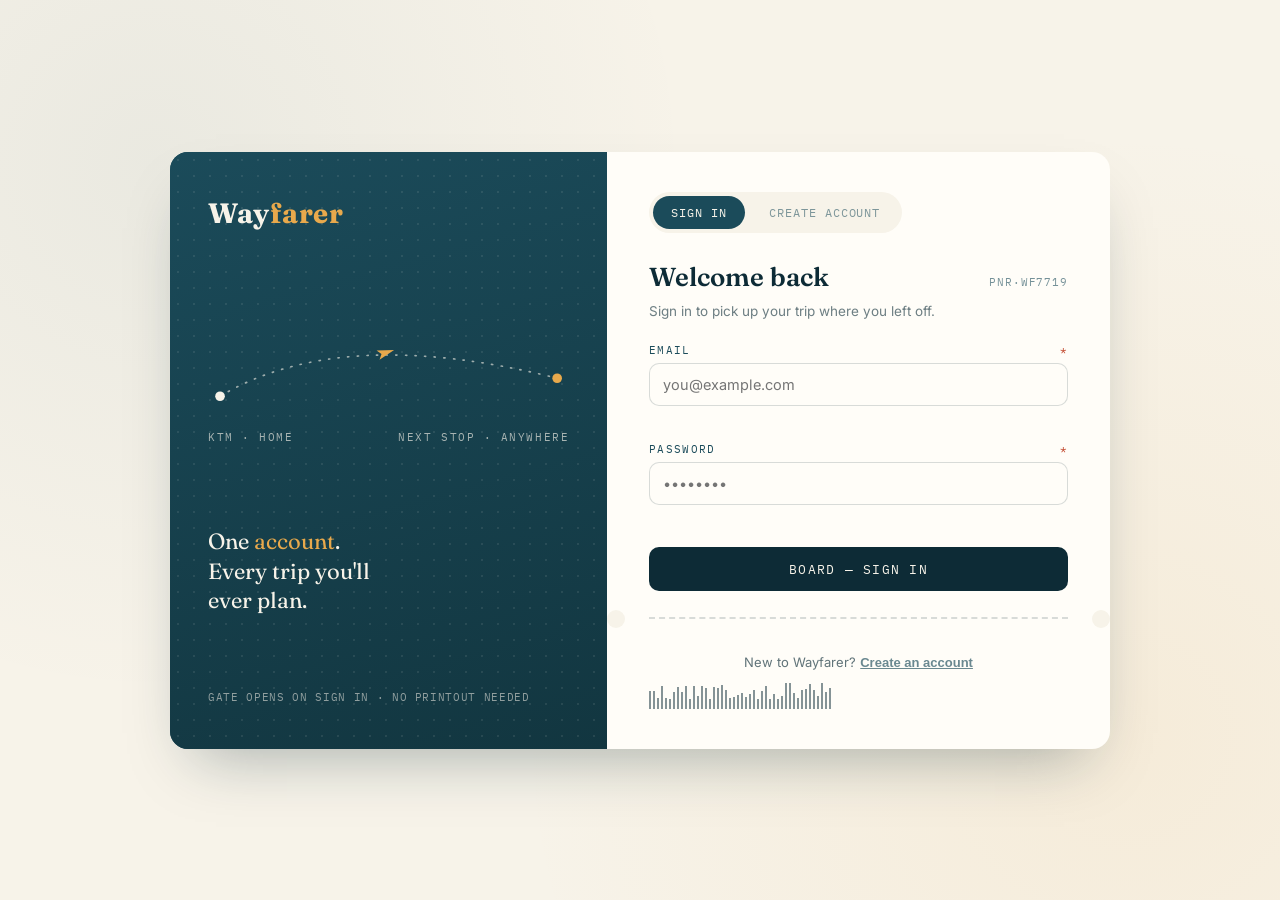
<file: european_gallery/vacation-planner-login.html>
<!DOCTYPE html>
<html lang="en">
<head>
<meta charset="UTF-8">
<meta name="viewport" content="width=device-width, initial-scale=1.0">
<title>Wayfarer — Sign in</title>
<link rel="preconnect" href="https://fonts.googleapis.com">
<link href="https://fonts.googleapis.com/css2?family=Fraunces:opsz,wght@9..144,400;9..144,600;9..144,700&family=IBM+Plex+Mono:wght@400;500;600&family=Inter:wght@400;500;600&display=swap" rel="stylesheet">
<style>
  :root{
    --ink:#0D2B36;
    --teal:#1B4B5A;
    --teal-dark:#123640;
    --amber:#E8A94C;
    --sand:#F7F3E9;
    --paper:#FFFDF8;
    --coral:#C2472D;
    --line: rgba(13,43,54,0.16);
  }

  *{box-sizing:border-box;}
  html,body{margin:0;padding:0;}
  body{
    min-height:100vh;
    background:var(--sand);
    background-image:
      radial-gradient(circle at 12% 18%, rgba(27,75,90,0.06) 0, transparent 40%),
      radial-gradient(circle at 88% 82%, rgba(232,169,76,0.10) 0, transparent 45%);
    font-family:'Inter', sans-serif;
    color:var(--ink);
    display:flex;
    align-items:center;
    justify-content:center;
    padding:32px 16px;
  }

  .stage{
    width:100%;
    max-width:940px;
    display:grid;
    grid-template-columns:1fr 1.15fr;
    background:var(--paper);
    border-radius:18px;
    box-shadow:0 30px 60px -25px rgba(13,43,54,0.35);
    overflow:hidden;
    opacity:0;
    transform:translateY(14px);
    animation:rise .6s cubic-bezier(.2,.7,.3,1) forwards;
  }
  @keyframes rise{to{opacity:1;transform:translateY(0);}}

  @media (max-width:760px){
    .stage{grid-template-columns:1fr;}
  }

  /* ---------- LEFT: route panel ---------- */
  .route{
    background:var(--teal);
    background-image:linear-gradient(165deg, var(--teal) 0%, var(--teal-dark) 100%);
    color:var(--sand);
    padding:44px 38px;
    position:relative;
    display:flex;
    flex-direction:column;
    justify-content:space-between;
    overflow:hidden;
  }
  .route::before{
    content:"";
    position:absolute;
    inset:0;
    background-image:radial-gradient(circle, rgba(247,243,233,0.18) 1px, transparent 1px);
    background-size:16px 16px;
    opacity:.5;
    pointer-events:none;
  }
  .brand{
    font-family:'Fraunces', serif;
    font-size:28px;
    font-weight:700;
    letter-spacing:.02em;
    position:relative;
    z-index:1;
  }
  .brand span{color:var(--amber);}

  .route-visual{
    position:relative;
    z-index:1;
    margin:36px 0;
  }
  .route-visual svg{width:100%;height:auto;display:block;}
  .route-label{
    font-family:'IBM Plex Mono', monospace;
    font-size:11px;
    letter-spacing:.14em;
    text-transform:uppercase;
    color:rgba(247,243,233,0.65);
    display:flex;
    justify-content:space-between;
    margin-top:10px;
  }

  .route-copy{
    position:relative;
    z-index:1;
    font-family:'Fraunces', serif;
    font-size:22px;
    line-height:1.35;
    font-weight:400;
  }
  .route-copy em{
    font-style:normal;
    color:var(--amber);
  }
  .route-foot{
    position:relative;
    z-index:1;
    font-family:'IBM Plex Mono', monospace;
    font-size:11px;
    color:rgba(247,243,233,0.55);
    margin-top:28px;
    letter-spacing:.06em;
  }

  /* ---------- RIGHT: ticket stub ---------- */
  .ticket{
    padding:40px 42px;
    position:relative;
    display:flex;
    flex-direction:column;
  }

  .tabs{
    display:flex;
    gap:6px;
    background:var(--sand);
    border-radius:999px;
    padding:4px;
    margin-bottom:28px;
    width:fit-content;
  }
  .tab{
    border:none;
    background:transparent;
    font-family:'IBM Plex Mono', monospace;
    font-size:12px;
    letter-spacing:.08em;
    text-transform:uppercase;
    padding:9px 18px;
    border-radius:999px;
    cursor:pointer;
    color:var(--teal);
    opacity:.55;
    transition:all .25s ease;
  }
  .tab.active{
    background:var(--teal);
    color:var(--sand);
    opacity:1;
  }

  .ticket-head{
    display:flex;
    align-items:baseline;
    justify-content:space-between;
    margin-bottom:4px;
  }
  h1{
    font-family:'Fraunces', serif;
    font-size:26px;
    font-weight:600;
    margin:0;
  }
  .pnr{
    font-family:'IBM Plex Mono', monospace;
    font-size:11px;
    color:var(--teal);
    opacity:.6;
    letter-spacing:.08em;
  }
  .subhead{
    font-size:13.5px;
    color:var(--ink);
    opacity:.6;
    margin:6px 0 24px;
  }

  form{display:flex;flex-direction:column;gap:16px;}
  .field{display:flex;flex-direction:column;gap:6px;}
  .field label{
    font-family:'IBM Plex Mono', monospace;
    font-size:10.5px;
    letter-spacing:.12em;
    text-transform:uppercase;
    color:var(--teal);
    display:flex;
    justify-content:space-between;
  }
  .field label .req{color:var(--coral);}
  .field input{
    border:1.5px solid var(--line);
    border-radius:10px;
    padding:12px 13px;
    font-family:'Inter', sans-serif;
    font-size:14.5px;
    background:var(--paper);
    color:var(--ink);
    outline:none;
    transition:border-color .2s ease, box-shadow .2s ease;
  }
  .field input:focus{
    border-color:var(--teal);
    box-shadow:0 0 0 3px rgba(27,75,90,0.12);
  }
  .field input:focus-visible{
    outline:2px solid var(--amber);
    outline-offset:1px;
  }
  .field.error input{border-color:var(--coral);}
  .error-msg{
    font-size:12px;
    color:var(--coral);
    min-height:14px;
    font-family:'Inter', sans-serif;
  }

  .row2{display:grid;grid-template-columns:1fr 1fr;gap:14px;}
  @media (max-width:420px){.row2{grid-template-columns:1fr;}}

  .submit{
    margin-top:6px;
    border:none;
    background:var(--ink);
    color:var(--sand);
    font-family:'IBM Plex Mono', monospace;
    font-size:12.5px;
    letter-spacing:.1em;
    text-transform:uppercase;
    padding:14px 18px;
    border-radius:10px;
    cursor:pointer;
    transition:transform .15s ease, background .2s ease;
  }
  .submit:hover{background:var(--teal);}
  .submit:active{transform:scale(.98);}

  .perf{
    position:relative;
    height:1px;
    margin:26px 0 22px;
    border-top:2px dashed var(--line);
  }
  .perf::before,.perf::after{
    content:"";
    position:absolute;
    top:-9px;
    width:18px;height:18px;
    background:var(--sand);
    border-radius:50%;
  }
  .perf::before{left:-42px;}
  .perf::after{right:-42px;}

  .switch-line{
    font-size:13px;
    color:var(--ink);
    opacity:.65;
    text-align:center;
  }
  .switch-line button{
    background:none;border:none;
    color:var(--teal);
    font-weight:600;
    cursor:pointer;
    text-decoration:underline;
    font-size:13px;
    padding:0;
  }

  .barcode{
    margin-top:auto;
    padding-top:20px;
    display:flex;
    gap:2px;
    align-items:flex-end;
    height:26px;
    opacity:.5;
  }
  .barcode div{width:2px;background:var(--ink);}

  /* ---------- Toast ---------- */
  #toast-wrap{
    position:fixed;
    top:22px;
    right:22px;
    display:flex;
    flex-direction:column;
    gap:10px;
    z-index:50;
  }
  .toast{
    font-family:'Inter', sans-serif;
    background:var(--ink);
    color:var(--sand);
    padding:14px 18px;
    border-radius:12px;
    box-shadow:0 12px 30px -10px rgba(13,43,54,0.5);
    display:flex;
    gap:12px;
    align-items:flex-start;
    max-width:320px;
    transform:translateX(120%);
    animation:slide-in .45s cubic-bezier(.2,.7,.3,1) forwards;
  }
  .toast.leaving{animation:slide-out .35s ease forwards;}
  @keyframes slide-in{to{transform:translateX(0);}}
  @keyframes slide-out{to{transform:translateX(120%);opacity:0;}}
  .toast .dot{
    width:9px;height:9px;border-radius:50%;
    background:var(--amber);
    margin-top:5px;
    flex-shrink:0;
  }
  .toast strong{display:block;font-size:13.5px;margin-bottom:2px;font-family:'Fraunces', serif; font-weight:600;}
  .toast p{margin:0;font-size:12.5px;opacity:.75;line-height:1.4;}

  @media (prefers-reduced-motion: reduce){
    *{animation-duration:0.001ms !important; transition-duration:0.001ms !important;}
  }
</style>
</head>
<body>

<div id="toast-wrap"></div>

<div class="stage">

  <!-- LEFT PANEL -->
  <div class="route">
    <div class="brand">Way<span>farer</span></div>

    <div class="route-visual">
      <svg viewBox="0 0 300 90" fill="none">
        <path d="M10 70 Q 110 10 290 55" stroke="#F7F3E9" stroke-width="1.4" stroke-dasharray="1 7" stroke-linecap="round" opacity="0.6"/>
        <circle cx="10" cy="70" r="4" fill="#F7F3E9"/>
        <circle cx="290" cy="55" r="4" fill="#E8A94C"/>
        <g transform="translate(140,32) rotate(-18)">
          <path d="M0 0 L14 4 L0 8 L3 4 Z" fill="#E8A94C"/>
        </g>
      </svg>
      <div class="route-label"><span>KTM · HOME</span><span>NEXT STOP · ANYWHERE</span></div>
    </div>

    <div class="route-copy">One <em>account</em>.<br>Every trip you'll<br>ever plan.</div>

    <div class="route-foot">GATE OPENS ON SIGN IN · NO PRINTOUT NEEDED</div>
  </div>

  <!-- RIGHT PANEL -->
  <div class="ticket">

    <div class="tabs">
      <button class="tab active" id="tab-login" type="button">Sign in</button>
      <button class="tab" id="tab-signup" type="button">Create account</button>
    </div>

    <div class="ticket-head">
      <h1 id="form-title">Welcome back</h1>
      <span class="pnr" id="pnr">PNR·WF7719</span>
    </div>
    <p class="subhead" id="form-sub">Sign in to pick up your trip where you left off.</p>

    <!-- LOGIN FORM -->
    <form id="login-form" novalidate>
      <div class="field" id="li-email-wrap">
        <label>Email <span class="req">*</span></label>
        <input type="text" id="li-email" placeholder="you@example.com" autocomplete="email">
        <div class="error-msg" id="li-email-err"></div>
      </div>
      <div class="field" id="li-pass-wrap">
        <label>Password <span class="req">*</span></label>
        <input type="password" id="li-pass" placeholder="••••••••" autocomplete="current-password">
        <div class="error-msg" id="li-pass-err"></div>
      </div>
      <button type="submit" class="submit">Board — sign in</button>
    </form>

    <!-- SIGNUP FORM -->
    <form id="signup-form" novalidate style="display:none;">
      <div class="field" id="su-name-wrap">
        <label>Full name <span class="req">*</span></label>
        <input type="text" id="su-name" placeholder="Jamie Rivera" autocomplete="name">
        <div class="error-msg" id="su-name-err"></div>
      </div>
      <div class="row2">
        <div class="field" id="su-email-wrap">
          <label>Email <span class="req">*</span></label>
          <input type="text" id="su-email" placeholder="you@example.com" autocomplete="email">
          <div class="error-msg" id="su-email-err"></div>
        </div>
        <div class="field" id="su-phone-wrap">
          <label>Phone <span class="req">*</span></label>
          <input type="tel" id="su-phone" placeholder="+977 98XXXXXXXX" autocomplete="tel">
          <div class="error-msg" id="su-phone-err"></div>
        </div>
      </div>
      <div class="field" id="su-pass-wrap">
        <label>Password <span class="req">*</span></label>
        <input type="password" id="su-pass" placeholder="At least 8 characters" autocomplete="new-password">
        <div class="error-msg" id="su-pass-err"></div>
      </div>
      <button type="submit" class="submit">Issue my ticket — create account</button>
    </form>

    <div class="perf"></div>
    <p class="switch-line" id="switch-line">
      New to Wayfarer? <button type="button" id="go-signup">Create an account</button>
    </p>

    <div class="barcode" id="barcode"></div>
  </div>

</div>

<script>
  // ---- in-memory "database" (session only, no backend) ----
  const accounts = [];

  // ---- barcode decoration ----
  const barcode = document.getElementById('barcode');
  for(let i=0;i<46;i++){
    const bar = document.createElement('div');
    const h = 8 + Math.random()*18;
    bar.style.height = h+'px';
    barcode.appendChild(bar);
  }

  // ---- tab switching ----
  const tabLogin = document.getElementById('tab-login');
  const tabSignup = document.getElementById('tab-signup');
  const loginForm = document.getElementById('login-form');
  const signupForm = document.getElementById('signup-form');
  const title = document.getElementById('form-title');
  const sub = document.getElementById('form-sub');
  const switchLine = document.getElementById('switch-line');
  const pnr = document.getElementById('pnr');

  function randPNR(){
    const letters = 'ABCDEFGHJKLMNPQRSTUVWXYZ';
    let s = 'PNR·WF';
    for(let i=0;i<4;i++) s += Math.floor(Math.random()*10);
    return s;
  }

  function showLogin(){
    tabLogin.classList.add('active');
    tabSignup.classList.remove('active');
    loginForm.style.display = 'flex';
    signupForm.style.display = 'none';
    title.textContent = 'Welcome back';
    sub.textContent = "Sign in to pick up your trip where you left off.";
    switchLine.innerHTML = 'New to Wayfarer? <button type="button" id="go-signup">Create an account</button>';
    document.getElementById('go-signup').addEventListener('click', showSignup);
    pnr.textContent = randPNR();
  }

  function showSignup(){
    tabSignup.classList.add('active');
    tabLogin.classList.remove('active');
    signupForm.style.display = 'flex';
    loginForm.style.display = 'none';
    title.textContent = 'Create your account';
    sub.textContent = "Three details and you're booked in.";
    switchLine.innerHTML = 'Already have an account? <button type="button" id="go-login">Sign in</button>';
    document.getElementById('go-login').addEventListener('click', showLogin);
    pnr.textContent = randPNR();
  }

  tabLogin.addEventListener('click', showLogin);
  tabSignup.addEventListener('click', showSignup);
  document.getElementById('go-signup').addEventListener('click', showSignup);

  // ---- validation helpers ----
  function setError(fieldId, msg){
    const wrap = document.getElementById(fieldId + '-wrap');
    const err = document.getElementById(fieldId + '-err');
    if(msg){
      wrap.classList.add('error');
      err.textContent = msg;
    } else {
      wrap.classList.remove('error');
      err.textContent = '';
    }
  }

  function isValidEmail(v){
    return /^[^\s@]+@[^\s@]+\.[^\s@]+$/.test(v.trim());
  }
  function isValidPhone(v){
    const digits = v.replace(/[^\d]/g,'');
    return digits.length >= 7 && digits.length <= 15;
  }

  // ---- toast notifications ----
  function toast(title, msg){
    const wrap = document.getElementById('toast-wrap');
    const el = document.createElement('div');
    el.className = 'toast';
    el.innerHTML = `<div class="dot"></div><div><strong>${title}</strong><p>${msg}</p></div>`;
    wrap.appendChild(el);
    setTimeout(()=>{
      el.classList.add('leaving');
      setTimeout(()=>el.remove(), 400);
    }, 4200);
  }

  // ---- login submit ----
  loginForm.addEventListener('submit', function(e){
    e.preventDefault();
    const email = document.getElementById('li-email').value;
    const pass = document.getElementById('li-pass').value;
    let ok = true;

    if(!email.trim()){ setError('li-email','Email is required.'); ok = false; }
    else if(!isValidEmail(email)){ setError('li-email','Enter a valid email address.'); ok = false; }
    else setError('li-email','');

    if(!pass){ setError('li-pass','Password is required.'); ok = false; }
    else setError('li-pass','');

    if(!ok) return;

    const found = accounts.find(a => a.email.toLowerCase() === email.trim().toLowerCase());
    if(!found){
      toast('No account found', "That email hasn't been registered yet in this session. Try creating an account.");
      return;
    }
    sessionStorage.setItem('wayfarerUser', JSON.stringify({
      name: found.name,
      email: found.email
    }));
    toast('Signed in', `Welcome back, ${found.name.split(' ')[0]}. Your trips are loading.`);
    setTimeout(() => {
      window.location.href = 'index.html';
    }, 900);
  });

  // ---- signup submit ----
  signupForm.addEventListener('submit', function(e){
    e.preventDefault();
    const name = document.getElementById('su-name').value;
    const email = document.getElementById('su-email').value;
    const phone = document.getElementById('su-phone').value;
    const pass = document.getElementById('su-pass').value;
    let ok = true;

    if(!name.trim()){ setError('su-name','Full name is required.'); ok = false; }
    else setError('su-name','');

    if(!email.trim()){ setError('su-email','Email is required.'); ok = false; }
    else if(!isValidEmail(email)){ setError('su-email','Enter a valid email address.'); ok = false; }
    else if(accounts.some(a => a.email.toLowerCase() === email.trim().toLowerCase())){
      setError('su-email','An account with this email already exists.'); ok = false;
    }
    else setError('su-email','');

    if(!phone.trim()){ setError('su-phone','Phone number is required.'); ok = false; }
    else if(!isValidPhone(phone)){ setError('su-phone','Enter a valid phone number.'); ok = false; }
    else setError('su-phone','');

    if(!pass){ setError('su-pass','Password is required.'); ok = false; }
    else if(pass.length < 8){ setError('su-pass','Use at least 8 characters.'); ok = false; }
    else setError('su-pass','');

    if(!ok) return;

    accounts.push({ name: name.trim(), email: email.trim(), phone: phone.trim(), pass });
    toast('Account created', `Welcome aboard, ${name.trim().split(' ')[0]}. Your Wayfarer account is ready.`);
    signupForm.reset();
    setTimeout(showLogin, 900);
  });
</script>

</body>
</html>
</file>
<file: style.css>
@import url('https://fonts.googleapis.com/css2?family=Space+Grotesk:wght@400;500;600;700&display=swap');

@layer reset, tokens, base, layout, components, utilities, animations;

@layer reset {
  *,
  *::before,
  *::after {
    box-sizing: border-box;
    margin: 0;
    padding: 0;
  }

  html {
    -webkit-text-size-adjust: 100%;
    scroll-behavior: smooth;
  }

  img,
  svg {
    display: block;
    max-width: 100%;
  }

  ul,
  ol {
    list-style: none;
  }

  a {
    color: inherit;
    text-decoration-color: currentColor;
  }
}

@layer tokens {
  :root {
    /* Sunflower-inspired palette */
    --color-bg: #fff7e8;
    --color-surface: #fffdf8;
    --color-surface-light: #f9e7b4;
    --color-ink: #3c2a1d;
    --color-ink-soft: #6e563d;
    --color-card: rgba(255, 250, 240, 0.9);
    --color-card-border: rgba(210, 129, 27, 0.25);
    --color-header-bg: rgba(255, 250, 240, 0.85);
    
    /* Vibrant accents */
    --color-accent: #f7b500;
    --color-accent-2: #f28c28;
    --color-accent-3: #d97706;
    --color-accent-gold: #facc15;
    
    /* Gradient stops */
    --gradient-1: linear-gradient(135deg, #facc15 0%, #f59e0b 45%, #f97316 100%);
    --gradient-2: linear-gradient(135deg, #f59e0b 0%, #fbbf24 100%);
    --gradient-3: linear-gradient(135deg, #facc15 0%, #f97316 100%);
    
    /* Type */
    --font-display: 'Space Grotesk', Georgia, serif;
    --font-body: 'Space Grotesk', -apple-system, "Segoe UI", sans-serif;
    --font-mono: ui-monospace, "SFMono-Regular", Menlo, Consolas, monospace;

    --step-0: 1rem;
    --step-1: 1.25rem;
    --step-2: 1.6rem;
    --step-3: 2.1rem;
    --step-4: 2.8rem;

    --space-xs: 0.5rem;
    --space-sm: 0.9rem;
    --space-md: 1.6rem;
    --space-lg: 2.6rem;
    --space-xl: 4.2rem;

    --content-width: 68rem;
    --radius: 12px;
    --radius-lg: 20px;
    --border-thin: 1px solid rgba(232, 232, 245, 0.1);
  }

  body[data-theme="light"] {
    --color-bg: #fffaf1;
    --color-surface: #fffdf9;
    --color-surface-light: #fef3be;
    --color-ink: #3c2a1d;
    --color-ink-soft: #6e563d;
    --color-card: rgba(255, 253, 247, 0.9);
    --color-card-border: rgba(210, 129, 27, 0.25);
    --color-header-bg: rgba(255, 253, 247, 0.8);
    --gradient-1: linear-gradient(135deg, #facc15 0%, #f59e0b 45%, #f97316 100%);
    --gradient-2: linear-gradient(135deg, #f59e0b 0%, #fbbf24 100%);
    --gradient-3: linear-gradient(135deg, #facc15 0%, #f97316 100%);
    --border-thin: 1px solid rgba(60, 42, 29, 0.08);
  }

  body[data-theme="dark"] {
    --color-bg: #1a1208;
    --color-surface: #2e1f10;
    --color-surface-light: #473016;
    --color-ink: #fdf1d6;
    --color-ink-soft: #e7c98d;
    --color-card: rgba(46, 31, 16, 0.82);
    --color-card-border: rgba(251, 191, 36, 0.28);
    --color-header-bg: rgba(26, 18, 8, 0.8);
    --gradient-1: linear-gradient(135deg, #fbbf24 0%, #f59e0b 45%, #f97316 100%);
    --gradient-2: linear-gradient(135deg, #f59e0b 0%, #facc15 100%);
    --gradient-3: linear-gradient(135deg, #fbbf24 0%, #fb923c 100%);
    --border-thin: 1px solid rgba(253, 241, 214, 0.1);
  }
}

@layer base {
  body {
    position: relative;
    background: linear-gradient(135deg, var(--color-bg) 0%, var(--color-surface) 45%, var(--color-surface-light) 100%);
    background-attachment: fixed;
    color: var(--color-ink);
    font-family: var(--font-body);
    font-size: var(--step-0);
    line-height: 1.65;
    min-height: 100vh;
    display: flex;
    flex-direction: column;
    overflow-x: hidden;
  }

  body::before,
  body::after {
    content: "";
    position: fixed;
    inset: auto;
    pointer-events: none;
    z-index: 0;
    border-radius: 50%;
    filter: blur(80px);
    opacity: 0.3;
  }

  body::before {
    width: 26rem;
    height: 26rem;
    top: 4rem;
    right: 6%;
    background: rgba(247, 181, 0, 0.18);
  }

  body::after {
    width: 22rem;
    height: 22rem;
    left: 5%;
    bottom: 5%;
    background: rgba(242, 140, 40, 0.12);
  }

  h1,
  h2,
  h3 {
    font-family: var(--font-display);
    color: var(--color-ink);
    line-height: 1.2;
    font-weight: 700;
    background: var(--gradient-1);
    -webkit-background-clip: text;
    background-clip: text;
    -webkit-text-fill-color: transparent;
  }

  h1 {
    font-size: var(--step-3);
    letter-spacing: -0.02em;
  }

  h2 {
    font-size: var(--step-2);
    display: flex;
    align-items: baseline;
    gap: var(--space-sm);
  }

  h3 {
    font-size: var(--step-1);
    margin-bottom: var(--space-xs);
    color: var(--color-ink);
  }

  p {
    max-width: 68ch;
  }

  a {
    color: var(--color-accent);
    text-underline-offset: 0.2em;
    transition: all 0.3s cubic-bezier(0.34, 1.56, 0.64, 1);
  }

  a:hover {
    color: var(--color-accent-2);
    text-shadow: 0 0 20px rgba(157, 78, 221, 0.5);
  }

  a:focus-visible,
  button:focus-visible {
    outline: 2px solid var(--color-accent);
    outline-offset: 4px;
    border-radius: var(--radius);
  }

  .visually-hidden {
    position: absolute;
    width: 1px;
    height: 1px;
    overflow: hidden;
    clip: rect(0 0 0 0);
    white-space: nowrap;
  }
}

@layer layout {
  .wrap {
    width: min(100% - 2.8rem, var(--content-width));
    margin-inline: auto;
  }

  .section {
    padding-block: var(--space-xl);
    border-top: var(--border-thin);
    position: relative;
  }

  .section::before {
    content: "";
    position: absolute;
    top: 0;
    left: 0;
    right: 0;
    height: 1px;
    background: linear-gradient(90deg, transparent, var(--color-accent), transparent);
    opacity: 0.3;
  }

  .card-grid {
    display: flex;
    flex-wrap: wrap;
    gap: var(--space-md);
    margin-top: var(--space-md);
  }

  .card-grid > * {
    flex: 1 1 16rem;
  }
}

@layer components {
  .loader-screen {
    position: fixed;
    inset: 0;
    z-index: 999;
    display: grid;
    place-items: center;
    background: linear-gradient(180deg, #fffaf0 0%, #fdf0c8 48%, #f9e5a0 100%);
    transition: opacity 0.8s ease, visibility 0.8s ease;
  }

  body.is-loading .loader-screen {
    opacity: 1;
    visibility: visible;
  }

  body:not(.is-loading) .loader-screen {
    opacity: 0;
    visibility: hidden;
    pointer-events: none;
  }

  .loader-card {
    display: flex;
    flex-direction: column;
    align-items: center;
    gap: 1rem;
    padding: 2rem 2.25rem;
    border-radius: 24px;
    background: rgba(255, 255, 255, 0.38);
    border: 1px solid rgba(120, 79, 17, 0.1);
    backdrop-filter: blur(6px);
    -webkit-backdrop-filter: blur(6px);
    box-shadow: 0 18px 50px rgba(180, 121, 20, 0.16);
  }

  .sunflower-image {
    width: 150px;
    height: 150px;
    object-fit: contain;
    animation: floatFlower 2.4s ease-in-out infinite;
    filter: drop-shadow(0 12px 18px rgba(196, 128, 28, 0.18));
  }

  .loader-text {
    margin: 0;
    font-size: 1rem;
    letter-spacing: 0.08em;
    text-transform: uppercase;
    color: #5c3f1e;
    font-weight: 800;
    text-align: center;
    animation: textPulse 1.8s ease-in-out infinite;
  }

  /* Skip link */
  .skip-link {
    position: absolute;
    top: -3rem;
    left: var(--space-sm);
    background: linear-gradient(135deg, var(--color-accent), var(--color-accent-2));
    color: #fffaf0;
    padding: 0.6em 1em;
    border-radius: var(--radius);
    z-index: 100;
    transition: all 0.3s ease;
    font-weight: 700;
  }

  .skip-link:focus {
    top: var(--space-sm);
    box-shadow: 0 0 30px rgba(247, 181, 0, 0.35);
  }

  /* Header */
  .site-header {
    position: sticky;
    top: 0;
    z-index: 10;
    background: var(--color-header-bg);
    backdrop-filter: blur(20px);
    -webkit-backdrop-filter: blur(20px);
    border-bottom: var(--border-thin);
    box-shadow: 0 8px 32px rgba(0, 0, 0, 0.08);
  }

  .header-inner {
    display: flex;
    align-items: center;
    justify-content: space-between;
    flex-wrap: wrap;
    padding-block: var(--space-sm);
    gap: var(--space-sm);
  }

  .header-actions {
    display: flex;
    align-items: center;
    gap: 0.75rem;
    margin-left: auto;
  }

  .brand {
    display: flex;
    align-items: center;
    gap: 0.6em;
    font-family: var(--font-display);
    font-weight: 700;
    font-size: 1.2rem;
    background: var(--gradient-1);
    -webkit-background-clip: text;
    background-clip: text;
    -webkit-text-fill-color: transparent;
  }

  .brand-name {
    letter-spacing: -0.03em;
  }

  .brand-mark {
    display: grid;
    place-items: center;
    width: 2.4rem;
    height: 2.4rem;
    background: linear-gradient(135deg, var(--color-accent) 0%, var(--color-accent-2) 100%);
    color: #fffaf0;
    border-radius: var(--radius);
    font-family: var(--font-display);
    font-size: 0.85rem;
    font-weight: 700;
    box-shadow: 0 0 20px rgba(247, 181, 0, 0.28);
    transition: all 0.3s cubic-bezier(0.34, 1.56, 0.64, 1);
  }

  .brand-mark:hover {
    transform: scale(1.1) rotate(5deg);
    box-shadow: 0 0 40px rgba(0, 217, 255, 0.6);
  }

  .nav-list {
    display: flex;
    flex-wrap: wrap;
    gap: var(--space-md);
    font-size: 0.95rem;
    font-weight: 500;
  }

  .nav-list a {
    text-decoration: none;
    padding: 0.5em 1em;
    border-radius: 6px;
    transition: all 0.3s cubic-bezier(0.34, 1.56, 0.64, 1);
    position: relative;
  }

  .nav-list a::before {
    content: "";
    position: absolute;
    inset: 0;
    background: linear-gradient(135deg, var(--color-accent), var(--color-accent-2));
    border-radius: 6px;
    opacity: 0;
    z-index: -1;
    transition: opacity 0.3s ease;
  }

  .nav-list a:hover::before {
    opacity: 0.15;
  }

  .nav-list a:hover,
  .nav-list a:focus-visible {
    color: var(--color-accent);
  }

  .theme-toggle,
  .nav-toggle {
    display: inline-flex;
    align-items: center;
    justify-content: center;
    width: 2.5rem;
    height: 2.5rem;
    border-radius: var(--radius);
    border: 1px solid rgba(247, 181, 0, 0.55);
    background: linear-gradient(135deg, rgba(247, 181, 0, 0.12), rgba(242, 140, 40, 0.14));
    color: var(--color-ink);
    cursor: pointer;
    transition: all 0.3s ease;
  }

  .theme-toggle:hover,
  .nav-toggle:hover {
    background: linear-gradient(135deg, rgba(247, 181, 0, 0.2), rgba(242, 140, 40, 0.2));
    box-shadow: 0 0 15px rgba(247, 181, 0, 0.15);
    transform: translateY(-1px);
  }

  .theme-toggle {
    font-size: 1.1rem;
    line-height: 1;
  }

  .nav-toggle {
    display: none;
    flex-direction: column;
    gap: 5px;
  }

  .nav-toggle__bar,
  .nav-toggle__bar::before,
  .nav-toggle__bar::after {
    content: "";
    display: block;
    width: 1.2rem;
    height: 2px;
    background: var(--color-ink);
    transition: all 0.3s cubic-bezier(0.34, 1.56, 0.64, 1);
  }

  .nav-toggle__bar::before {
    transform: translateY(-6px);
  }

  .nav-toggle__bar::after {
    transform: translateY(4px);
  }

  @keyframes petalPulse {
    0%, 100% { transform: translate(-50%, -50%) scale(1); filter: brightness(1); }
    50% { transform: translate(-50%, -50%) scale(1.08); filter: brightness(1.08); }
  }

  @keyframes floatFlower {
    0%, 100% { transform: translateY(0); }
    50% { transform: translateY(-8px); }
  }

  @keyframes stemGrow {
    0% { transform: translateX(-50%) scaleY(0.9); }
    100% { transform: translateX(-50%) scaleY(1.06); }
  }

  @keyframes textPulse {
    0%, 100% { opacity: 0.7; }
    50% { opacity: 1; }
  }

  /* Hero ID Card */
  .hero {
    padding-block: var(--space-xl) var(--space-lg);
    display: flex;
    flex-direction: column;
    gap: var(--space-lg);
  }

  .id-card {
    background: linear-gradient(135deg, rgba(255, 250, 240, 0.92) 0%, rgba(255, 221, 122, 0.12) 100%);
    backdrop-filter: blur(20px);
    -webkit-backdrop-filter: blur(20px);
    color: var(--color-ink);
    border-radius: var(--radius-lg);
    border: 1px solid var(--color-card-border);
    padding: var(--space-md);
    position: relative;
    overflow: hidden;
    box-shadow: 0 20px 50px rgba(92, 63, 30, 0.08);
  }

  .id-card::before {
    content: "";
    position: absolute;
    inset: 0;
    background: radial-gradient(600px at 20% 50%, rgba(0, 217, 255, 0.05), transparent);
    pointer-events: none;
  }

  .id-card::after {
    content: "";
    position: absolute;
    inset-inline-end: -2.5rem;
    inset-block-start: -2.5rem;
    width: 8rem;
    height: 8rem;
    border-radius: 50%;
    background: radial-gradient(circle, rgba(157, 78, 221, 0.3), transparent);
    animation: float 6s ease-in-out infinite;
  }

  .id-card__eyebrow {
    font-family: var(--font-mono);
    letter-spacing: 0.14em;
    text-transform: uppercase;
    font-size: 0.75rem;
    background: linear-gradient(90deg, var(--color-accent), var(--color-accent-2));
    -webkit-background-clip: text;
    background-clip: text;
    -webkit-text-fill-color: transparent;
    margin-bottom: var(--space-sm);
    font-weight: 600;
  }

  .id-card__body {
    display: flex;
    flex-wrap: wrap;
    align-items: center;
    gap: var(--space-md);
    position: relative;
    z-index: 1;
  }

  .id-card__photo {
    flex: 0 0 auto;
    width: 5.5rem;
    height: 5.5rem;
    border-radius: var(--radius);
    background: linear-gradient(135deg, var(--color-accent), var(--color-accent-2));
    color: var(--color-surface);
    font-family: var(--font-display);
    font-size: 1.8rem;
    display: grid;
    place-items: center;
    border: 2px solid var(--color-accent);
    font-weight: 700;
    box-shadow: 0 0 40px rgba(0, 217, 255, 0.4);
    transition: all 0.3s cubic-bezier(0.34, 1.56, 0.64, 1);
  }

  .id-card:hover .id-card__photo {
    transform: scale(1.1);
    box-shadow: 0 0 60px rgba(0, 217, 255, 0.6);
  }

  .id-card__details {
    flex: 1 1 20rem;
    z-index: 1;
  }

  .id-card h1 {
    color: var(--color-ink);
    margin-bottom: var(--space-sm);
    font-size: 2rem;
  }

  .id-card__meta {
    display: flex;
    flex-wrap: wrap;
    gap: var(--space-md) var(--space-lg);
  }

  .id-card__row {
    display: flex;
    flex-direction: column;
    gap: 0.15em;
  }

  .id-card__row dt {
    font-family: var(--font-mono);
    font-size: 0.72rem;
    letter-spacing: 0.08em;
    text-transform: uppercase;
    color: var(--color-accent);
    font-weight: 600;
  }

  .id-card__row dd {
    font-size: 0.98rem;
  }

  .hero-intro {
    font-size: 1.1rem;
    color: var(--color-ink-soft);
    max-width: 62ch;
    line-height: 1.8;
  }

  /* About */
  .about-content {
    display: flex;
    flex-wrap: wrap;
    align-items: flex-start;
    gap: var(--space-lg);
    margin-top: var(--space-md);
  }

  .about-text {
    flex: 1 1 26rem;
    display: flex;
    flex-direction: column;
    gap: var(--space-sm);
  }

  .about-photo {
    flex: 0 0 14rem;
    width: 14rem;
    height: 14rem;
    margin-inline-start: auto;
    object-fit: cover;
    border-radius: var(--radius-lg);
    border: 2px solid var(--color-accent);
    box-shadow: 0 0 40px rgba(0, 217, 255, 0.3);
    transition: all 0.3s cubic-bezier(0.34, 1.56, 0.64, 1);
  }

  .about-photo:hover {
    transform: translateY(-8px) scale(1.02);
    box-shadow: 0 20px 60px rgba(247, 181, 0, 0.28);
  }

  /* Section numbering */
  .section-num {
    font-family: var(--font-mono);
    font-size: 0.85rem;
    color: var(--color-accent);
    border: 1px solid var(--color-accent);
    border-radius: var(--radius);
    padding: 0.1em 0.5em;
    font-weight: 600;
    background: rgba(0, 217, 255, 0.1);
  }

  /* Timeline */
  .timeline {
    display: flex;
    flex-direction: column;
    gap: var(--space-lg);
    margin-top: var(--space-md);
    border-inline-start: 3px solid var(--color-accent);
    position: relative;
  }

  .timeline::before {
    content: "";
    position: absolute;
    left: -3px;
    top: 0;
    bottom: 0;
    width: 3px;
    background: linear-gradient(180deg, var(--color-accent), var(--color-accent-2));
    opacity: 0.6;
  }

  .timeline__item {
    padding-inline-start: var(--space-md);
    position: relative;
  }

  .timeline__item::before {
    content: "";
    position: absolute;
    inset-inline-start: -0.55rem;
    top: 0.4em;
    width: 0.9rem;
    height: 0.9rem;
    border-radius: 50%;
    background: linear-gradient(135deg, var(--color-accent), var(--color-accent-2));
    box-shadow: 0 0 20px rgba(0, 217, 255, 0.5);
  }

  .timeline__date {
    font-family: var(--font-mono);
    font-size: 0.85rem;
    color: var(--color-accent);
    margin-bottom: 0.3em;
    font-weight: 600;
  }

  /* Skill & Project Cards */
  .skill-card,
  .project-card {
    background: linear-gradient(180deg, rgba(255,255,255,0.78), rgba(255,245,220,0.65));
    backdrop-filter: blur(10px);
    -webkit-backdrop-filter: blur(10px);
    border: 1px solid rgba(247, 181, 0, 0.18);
    border-radius: var(--radius-lg);
    padding: var(--space-md);
    display: flex;
    flex-direction: column;
    gap: var(--space-xs);
    transition: all 0.3s cubic-bezier(0.34, 1.56, 0.64, 1);
    position: relative;
    overflow: hidden;
    box-shadow: 0 12px 28px rgba(104, 72, 34, 0.06);
  }

  .skill-card::before,
  .project-card::before {
    content: "";
    position: absolute;
    inset: 0;
    background: radial-gradient(600px at var(--mouse-x, 50%) var(--mouse-y, 50%), rgba(0, 217, 255, 0.1), transparent);
    opacity: 0;
    transition: opacity 0.3s ease;
    pointer-events: none;
  }

  .skill-card:hover,
  .project-card:hover {
    border-color: rgba(247, 181, 0, 0.4);
    box-shadow: 0 18px 36px rgba(130, 90, 28, 0.12), inset 0 0 20px rgba(247, 181, 0, 0.06);
    transform: translateY(-4px);
  }

  .skill-card:hover::before,
  .project-card:hover::before {
    opacity: 1;
  }

  .skill-card ul {
    display: flex;
    flex-direction: column;
    gap: 0.4em;
    color: var(--color-ink-soft);
  }

  .skill-card h3,
  .project-card h3 {
    background: linear-gradient(90deg, var(--color-accent), var(--color-accent-2));
    -webkit-background-clip: text;
    background-clip: text;
    -webkit-text-fill-color: transparent;
  }

  .project-card p {
    color: var(--color-ink-soft);
  }

  .project-stack {
    font-family: var(--font-mono);
    font-size: 0.82rem;
    color: var(--color-accent);
    font-weight: 600;
  }

  .project-card a {
    margin-top: auto;
    align-self: flex-start;
    font-weight: 600;
    padding: 0.5em 1em;
    border-radius: 6px;
    transition: all 0.3s cubic-bezier(0.34, 1.56, 0.64, 1);
  }

  .project-card a:hover {
    background: rgba(0, 217, 255, 0.1);
    transform: translateX(4px);
  }

  /* Activities */
  .activity-list {
    display: flex;
    flex-wrap: wrap;
    gap: var(--space-md);
    margin-top: var(--space-md);
  }

  .activity-list > li {
    flex: 1 1 15rem;
    border-inline-start: 3px solid var(--color-accent);
    padding-inline-start: var(--space-sm);
    transition: all 0.3s cubic-bezier(0.34, 1.56, 0.64, 1);
  }

  .activity-list > li:hover {
    border-color: var(--color-accent-2);
    padding-inline-start: calc(var(--space-sm) + 4px);
  }

  .activity-list p {
    color: var(--color-ink-soft);
  }

  /* Premium Contact Form */
  .contact-form {
    margin-top: var(--space-md);
    max-width: 42rem;
  }

  .form-group {
    display: flex;
    flex-direction: column;
    gap: 0.6rem;
    margin-bottom: var(--space-lg);
    position: relative;
  }

  .form-group label {
    font-weight: 600;
    font-size: 0.95rem;
    background: linear-gradient(90deg, var(--color-accent), var(--color-accent-2));
    -webkit-background-clip: text;
    background-clip: text;
    -webkit-text-fill-color: transparent;
  }

  .form-group input,
  .form-group textarea {
    padding: 0.9rem 1.2rem;
    border: 1px solid rgba(0, 217, 255, 0.3);
    border-radius: var(--radius);
    background: var(--color-surface);
    color: var(--color-ink);
    font-family: var(--font-body);
    font-size: 0.95rem;
    backdrop-filter: blur(10px);
    -webkit-backdrop-filter: blur(10px);
    transition: all 0.3s cubic-bezier(0.34, 1.56, 0.64, 1);
  }

  .form-group input::placeholder,
  .form-group textarea::placeholder {
    color: rgba(184, 184, 208, 0.5);
  }

  .form-group input:focus,
  .form-group textarea:focus {
    outline: none;
    border-color: var(--color-accent);
    background: var(--color-surface-light);
    box-shadow: 0 0 0 3px rgba(0, 217, 255, 0.2), inset 0 0 20px rgba(0, 217, 255, 0.05);
  }

  .form-group textarea {
    resize: vertical;
    min-height: 120px;
  }

  .contact-submit {
    background: linear-gradient(135deg, var(--color-accent), var(--color-accent-2));
    color: #fffaf0;
    border: 1px solid rgba(247, 181, 0, 0.6);
    padding: 0.9rem 2rem;
    border-radius: var(--radius);
    font-weight: 700;
    cursor: pointer;
    font-size: 0.95rem;
    font-family: var(--font-display);
    transition: all 0.3s cubic-bezier(0.34, 1.56, 0.64, 1);
    position: relative;
    overflow: hidden;
    box-shadow: 0 12px 24px rgba(247, 181, 0, 0.23);
  }

  .contact-submit::before {
    content: "";
    position: absolute;
    top: 0;
    left: -100%;
    width: 100%;
    height: 100%;
    background: linear-gradient(90deg, transparent, rgba(255, 255, 255, 0.3), transparent);
    transition: left 0.5s ease;
  }

  .contact-submit:hover {
    transform: translateY(-2px);
    box-shadow: 0 10px 40px rgba(0, 217, 255, 0.4);
  }

  .contact-submit:hover::before {
    left: 100%;
  }

  .contact-submit:active {
    transform: translateY(0);
  }

  #contact-status {
    margin-top: var(--space-md);
    font-size: 0.95rem;
    color: var(--color-ink-soft);
    transition: all 0.3s ease;
    font-weight: 500;
  }

  /* Footer */
  .site-footer {
    margin-top: auto;
    border-top: var(--border-thin);
    padding-block: var(--space-md);
    font-size: 0.85rem;
    color: var(--color-ink-soft);
    background: linear-gradient(180deg, transparent, rgba(247, 181, 0, 0.06));
  }

  .site-footer p {
    opacity: 0.9;
  }
}

@layer animations {
  @keyframes float {
    0%, 100% {
      transform: translateY(0px);
    }
    50% {
      transform: translateY(-20px);
    }
  }

  @keyframes glow-pulse {
    0%, 100% {
      box-shadow: 0 0 20px rgba(0, 217, 255, 0.4);
    }
    50% {
      box-shadow: 0 0 40px rgba(0, 217, 255, 0.6);
    }
  }

  @keyframes slide-up {
    from {
      opacity: 0;
      transform: translateY(30px);
    }
    to {
      opacity: 1;
      transform: translateY(0);
    }
  }

  @keyframes fade-in {
    from {
      opacity: 0;
    }
    to {
      opacity: 1;
    }
  }

  @keyframes scale-in {
    from {
      opacity: 0;
      transform: scale(0.95);
    }
    to {
      opacity: 1;
      transform: scale(1);
    }
  }

  .brand-mark {
    animation: glow-pulse 3s ease-in-out infinite;
  }

  .id-card__photo {
    animation: float 4s ease-in-out infinite;
  }
}

@layer utilities {
  @media (max-width: 56.25rem) {
    .hero-intro {
      font-size: 1rem;
    }

    h1 {
      font-size: 1.8rem;
    }
  }

  @media (max-width: 40rem) {
    :root {
      --step-3: 1.75rem;
      --step-2: 1.35rem;
    }

    .nav-toggle {
      display: flex;
    }

    .primary-nav {
      flex-basis: 100%;
      display: none;
    }

    .primary-nav.is-open {
      display: block;
      animation: slide-up 0.3s ease;
    }

    .nav-list {
      flex-direction: column;
      gap: var(--space-sm);
      padding-block: var(--space-sm);
    }

    .id-card__body {
      flex-direction: column;
      align-items: flex-start;
    }

    .about-photo {
      margin-inline-start: 0;
    }

    .section {
      padding-block: var(--space-lg);
    }

    .contact-form {
      max-width: 100%;
    }
  }

  @media (prefers-reduced-motion: reduce) {
    * {
      transition: none !important;
      animation: none !important;
    }
  }

  @media print {
    .site-header,
    .nav-toggle,
    .skip-link {
      display: none;
    }
  }
}
</file>
